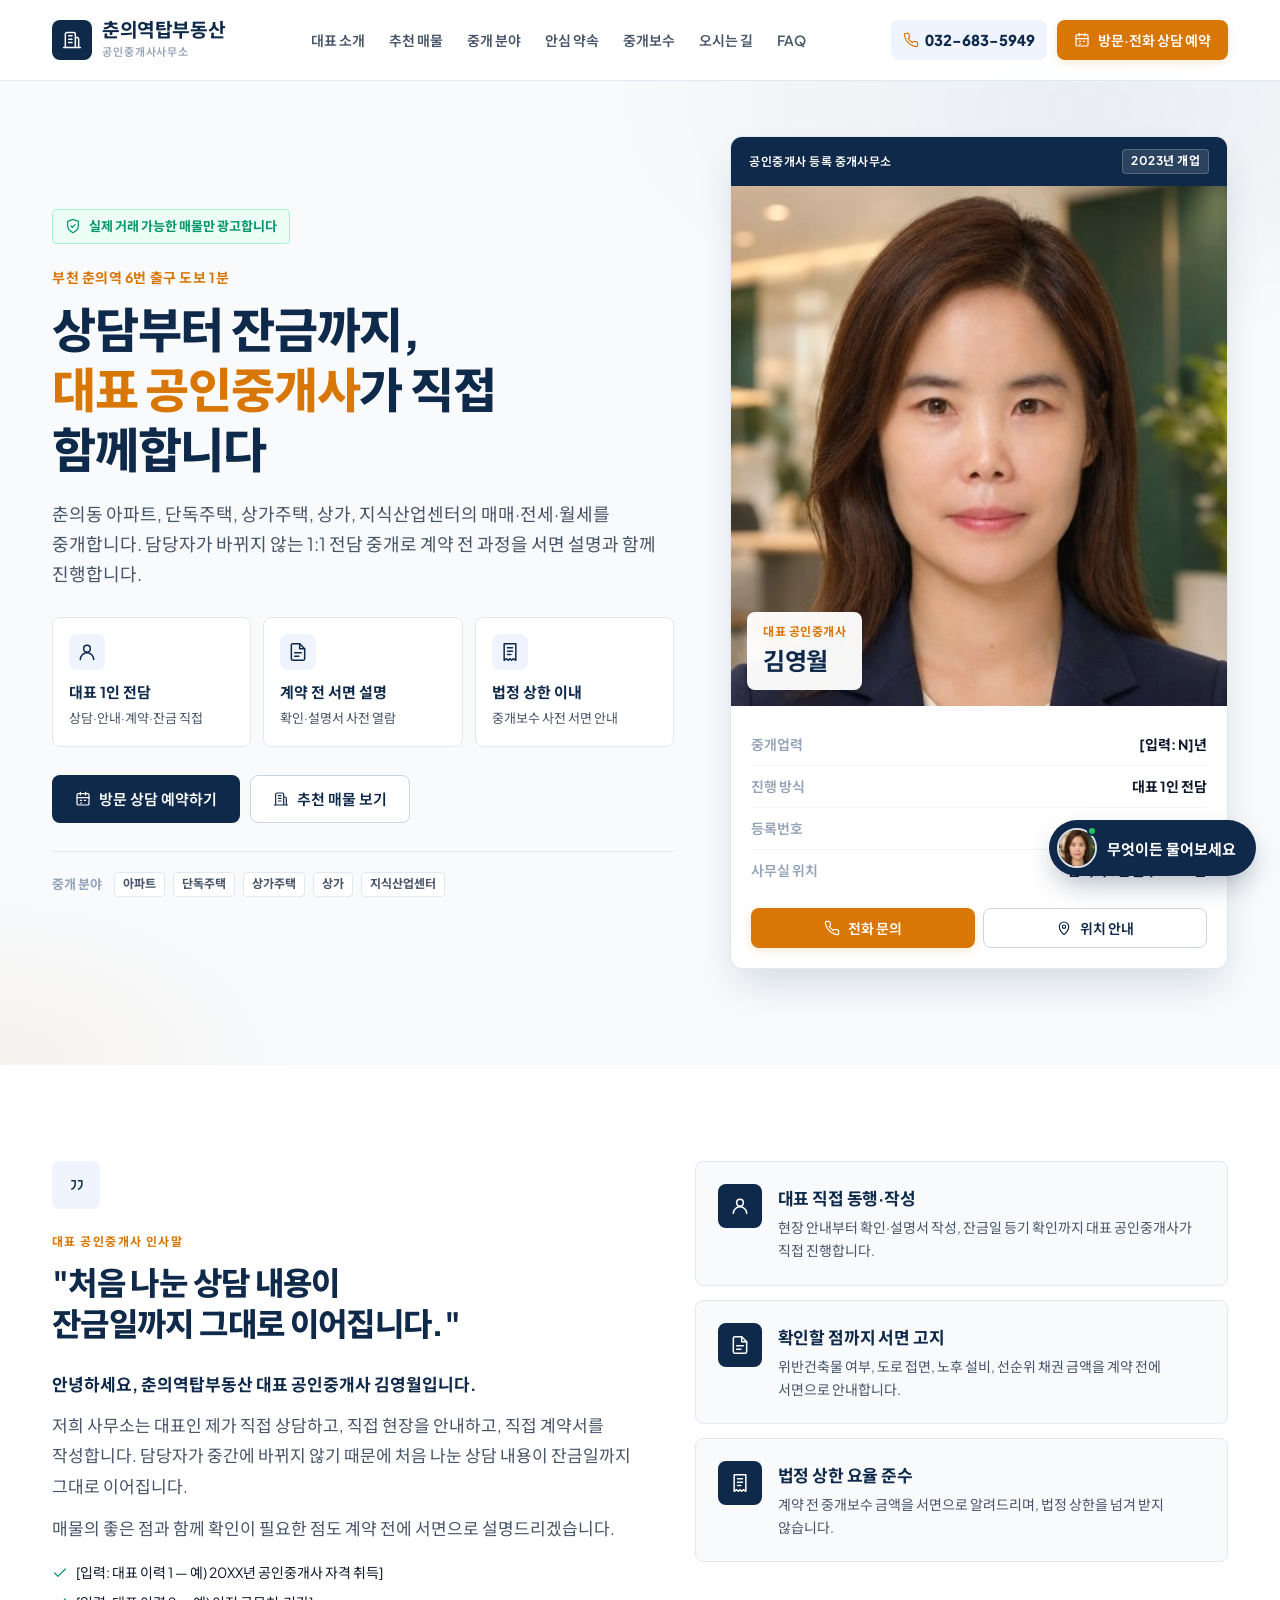
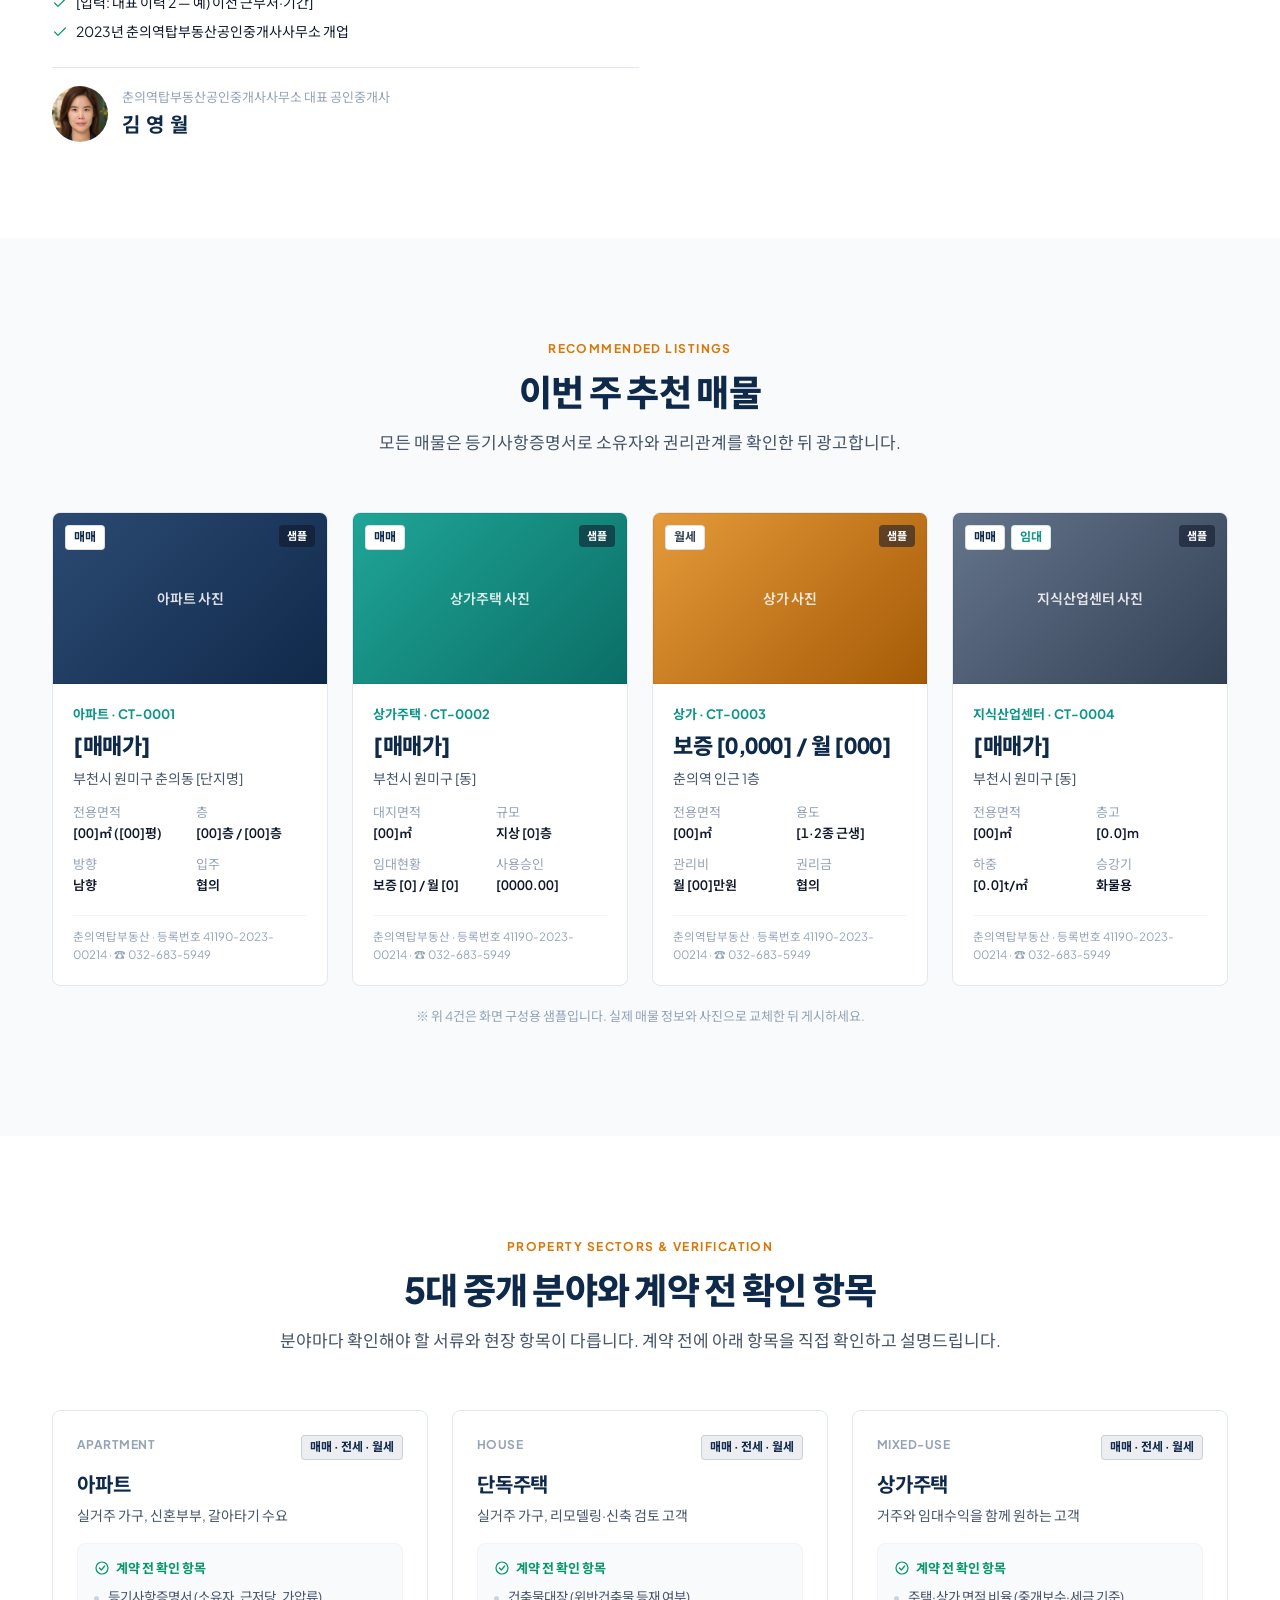
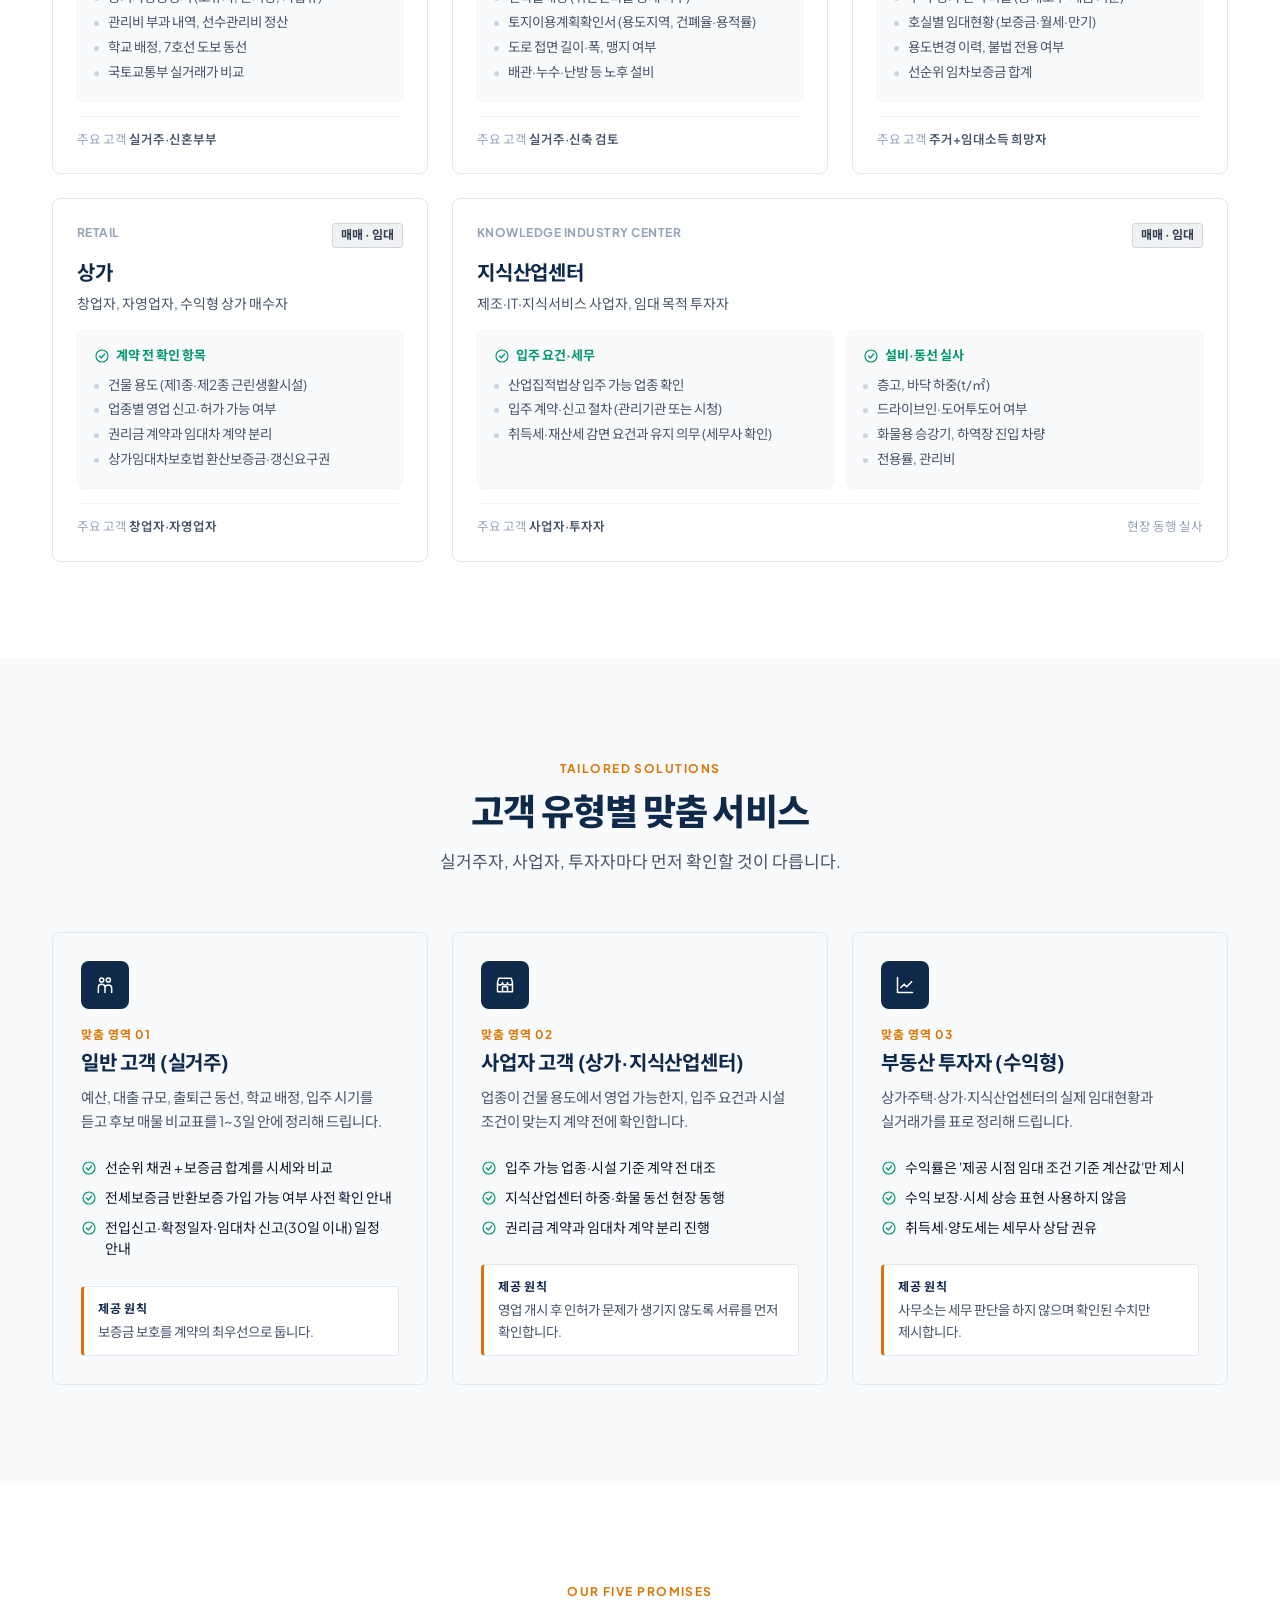
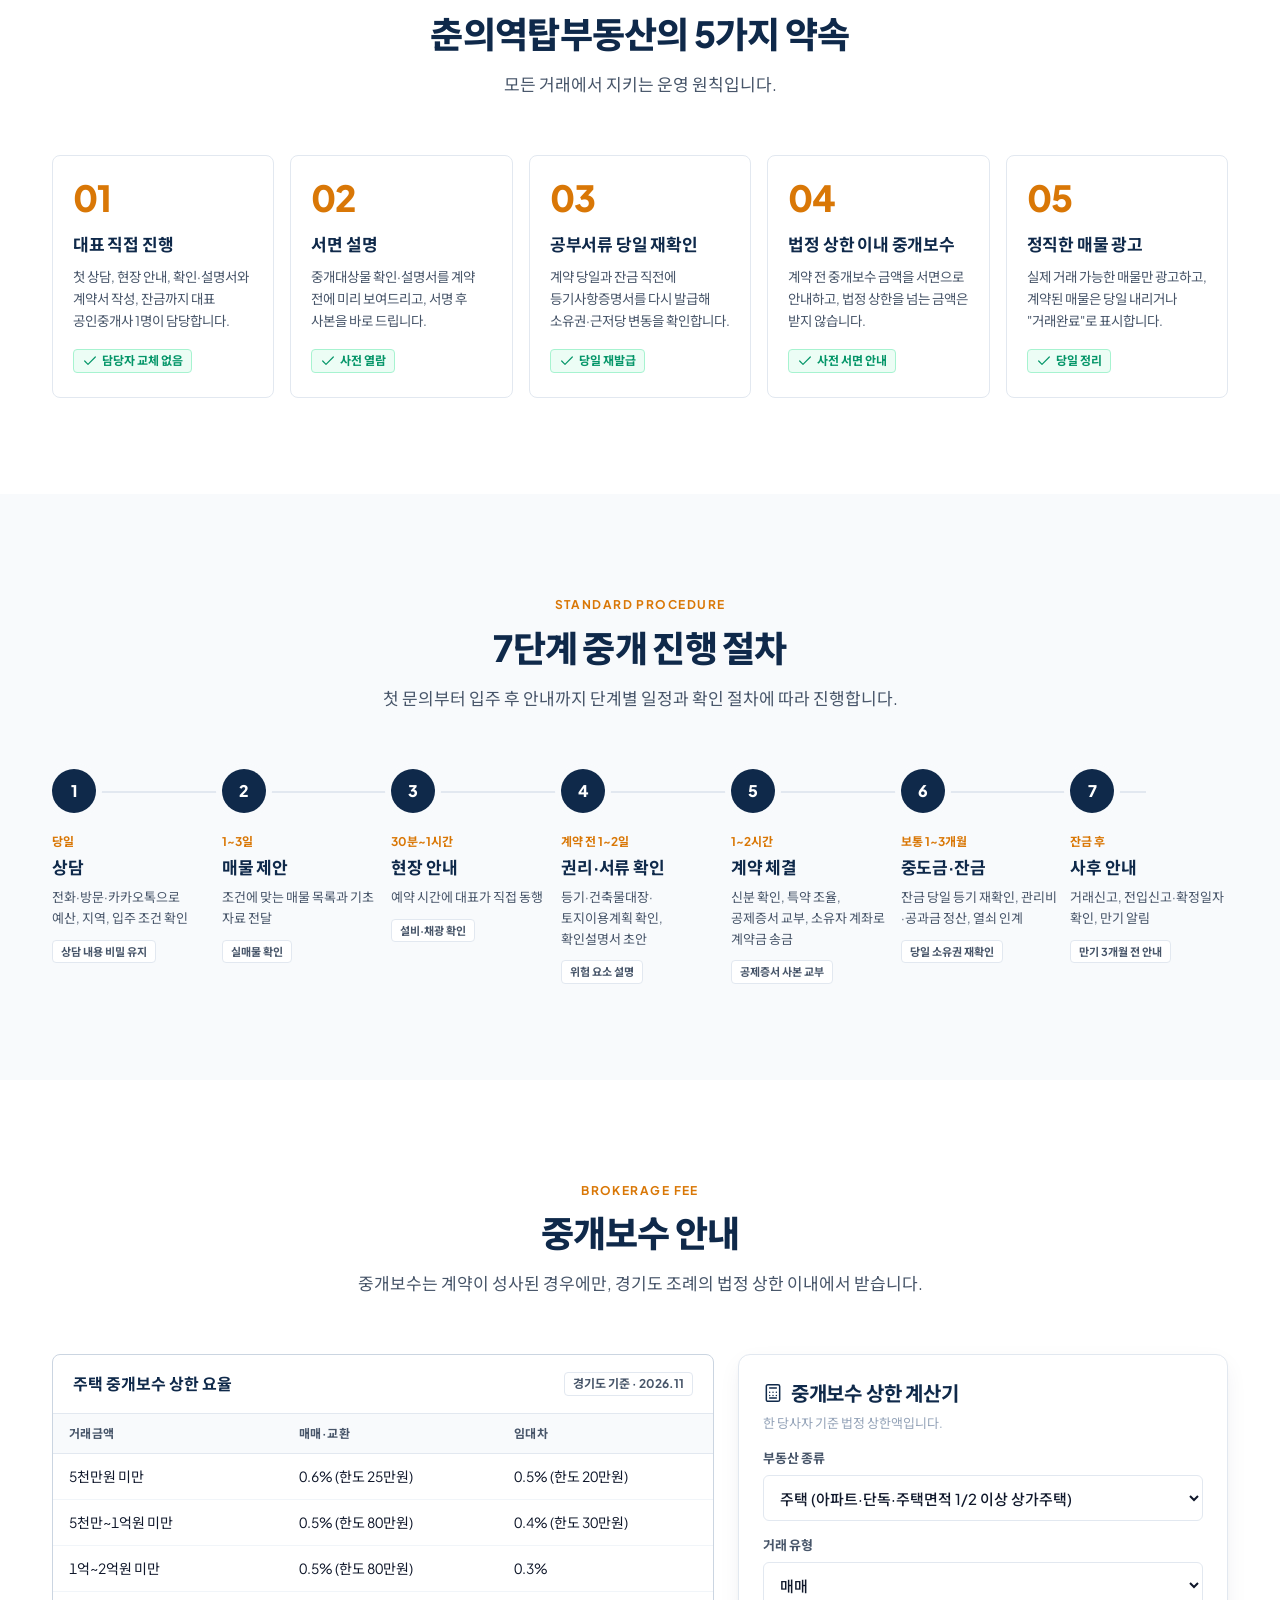
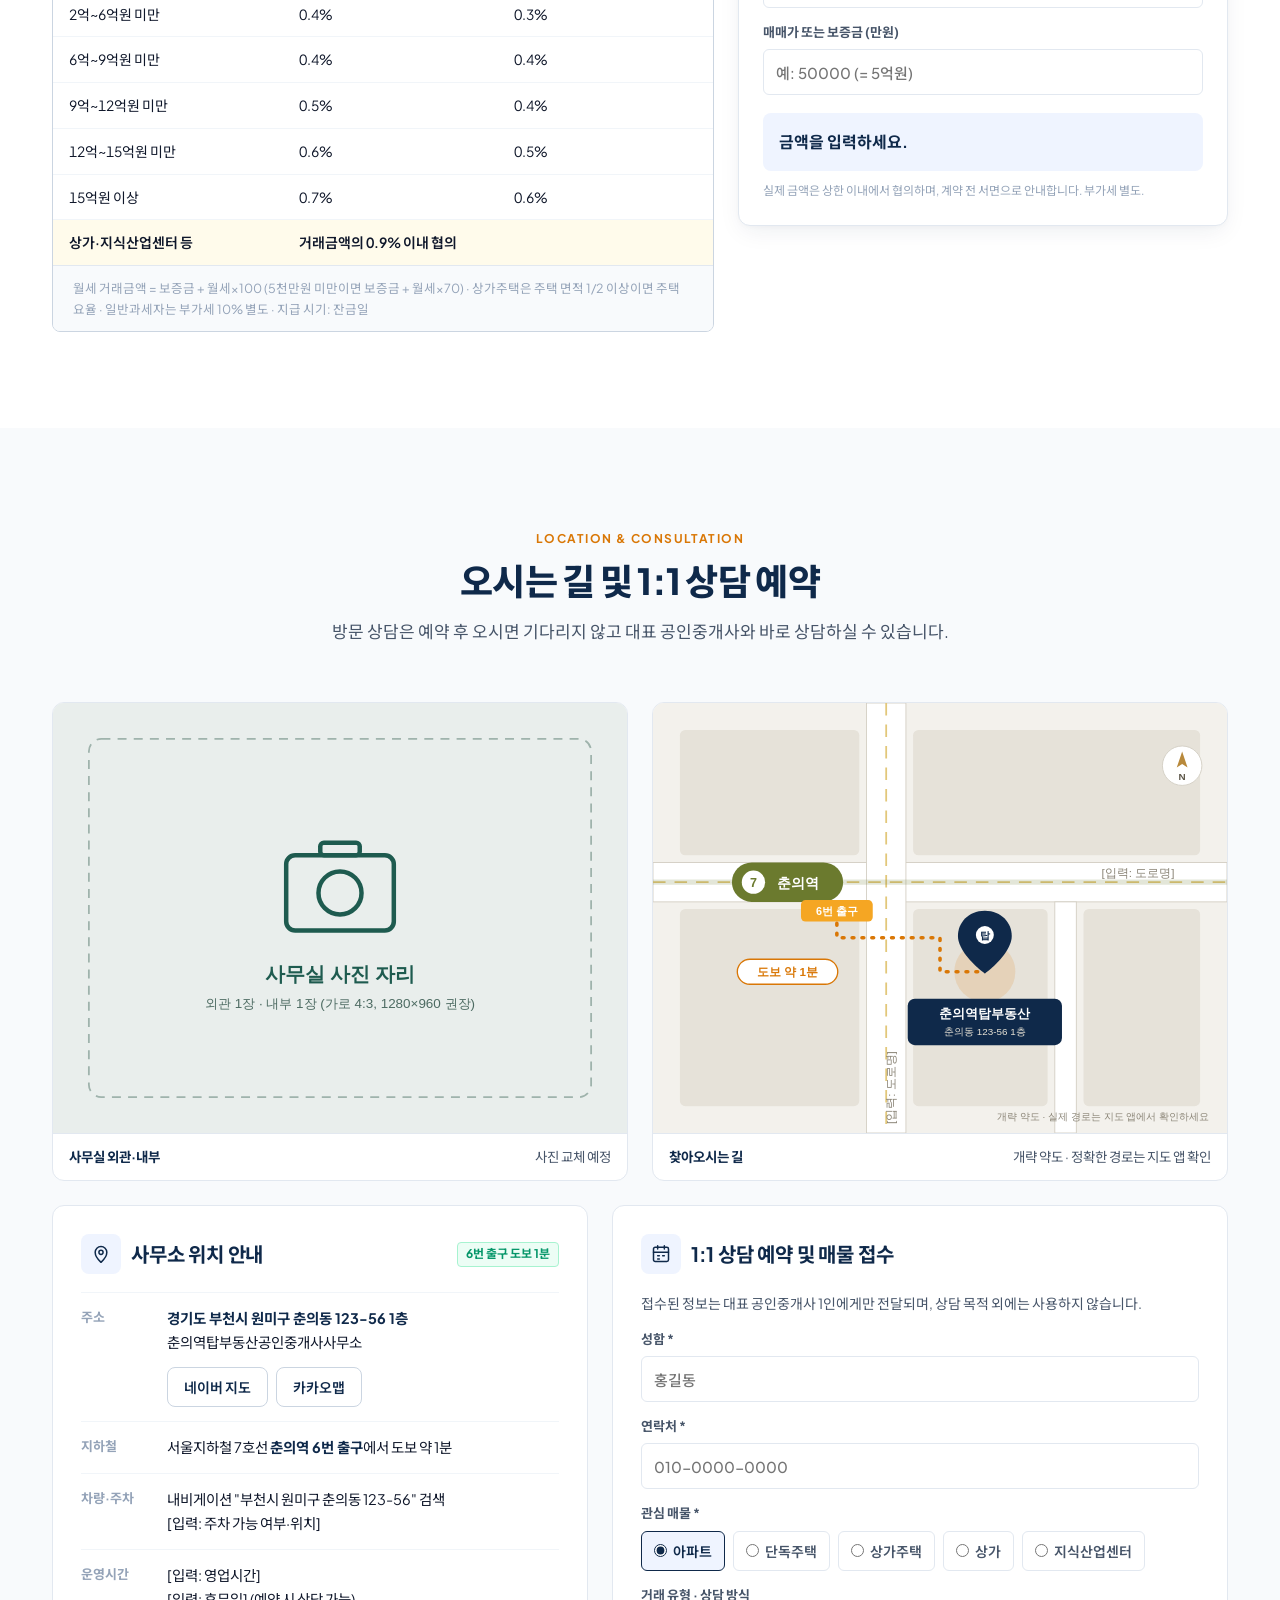
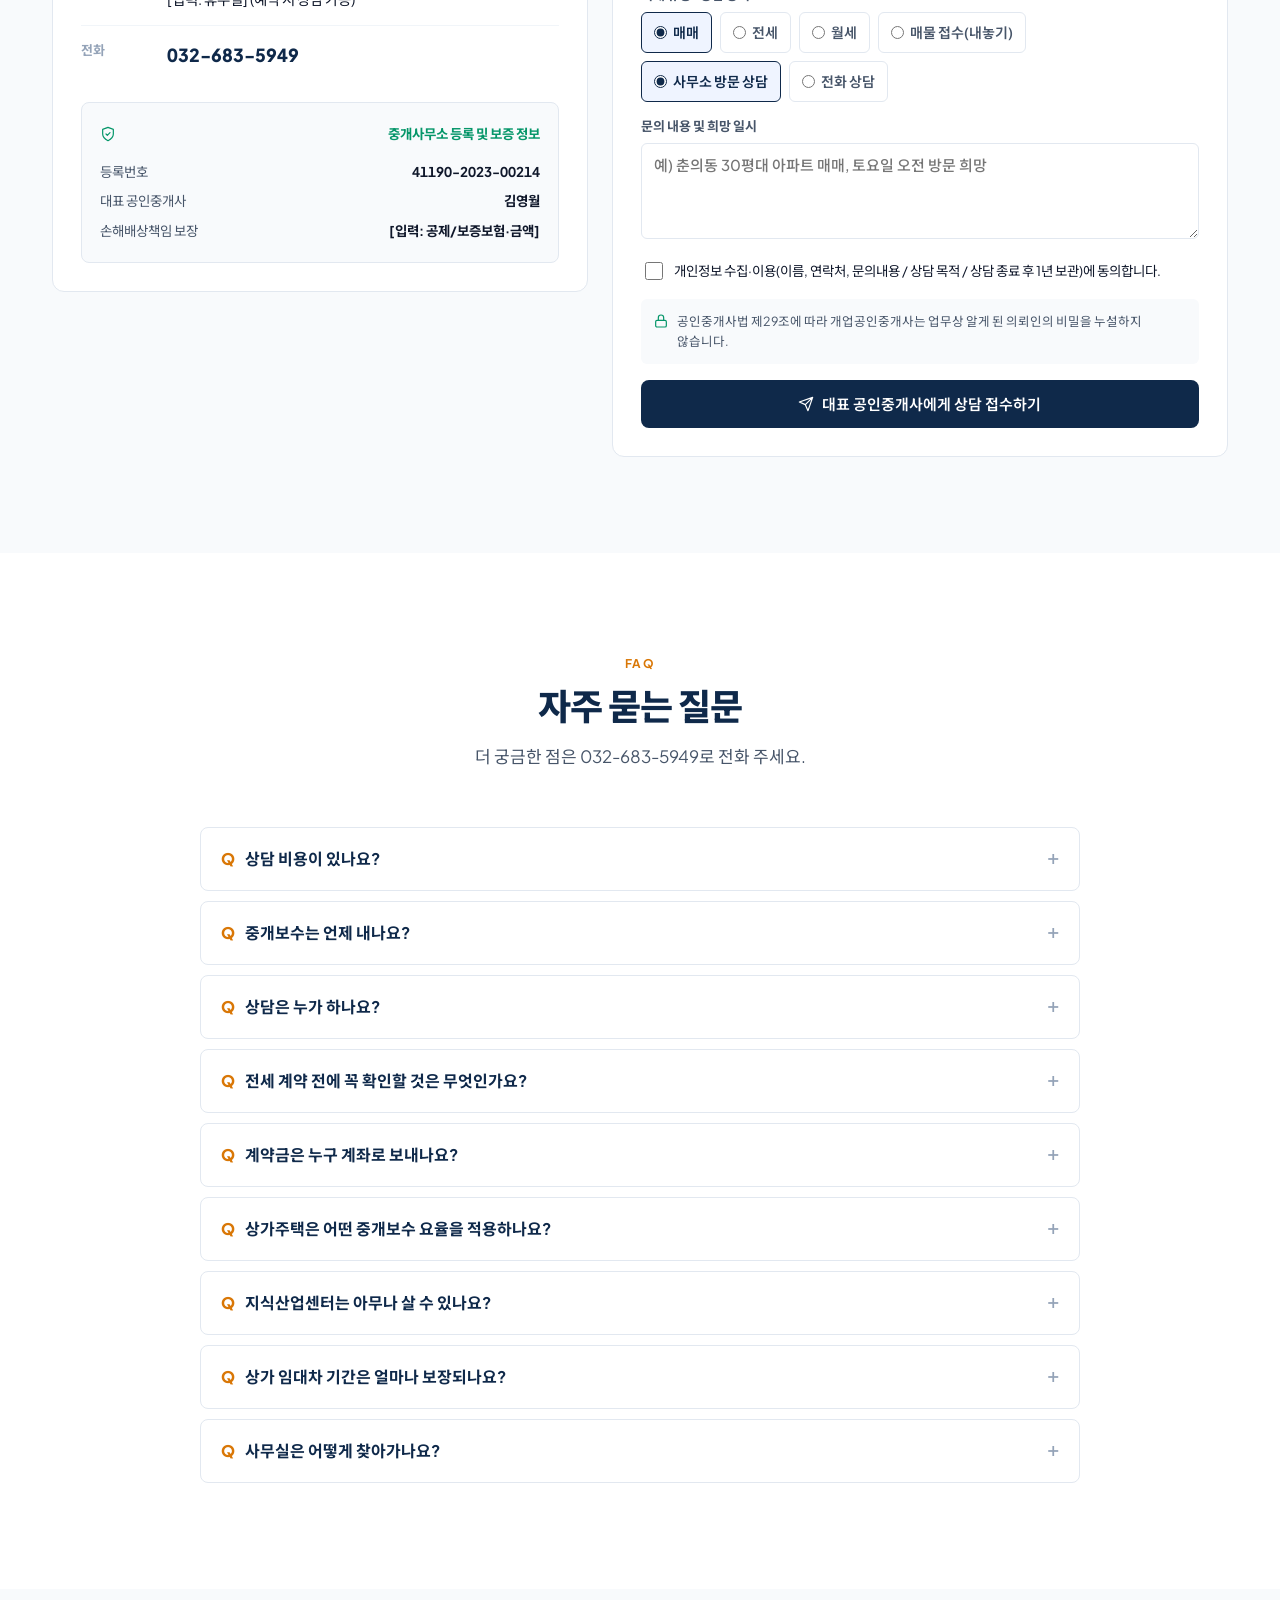
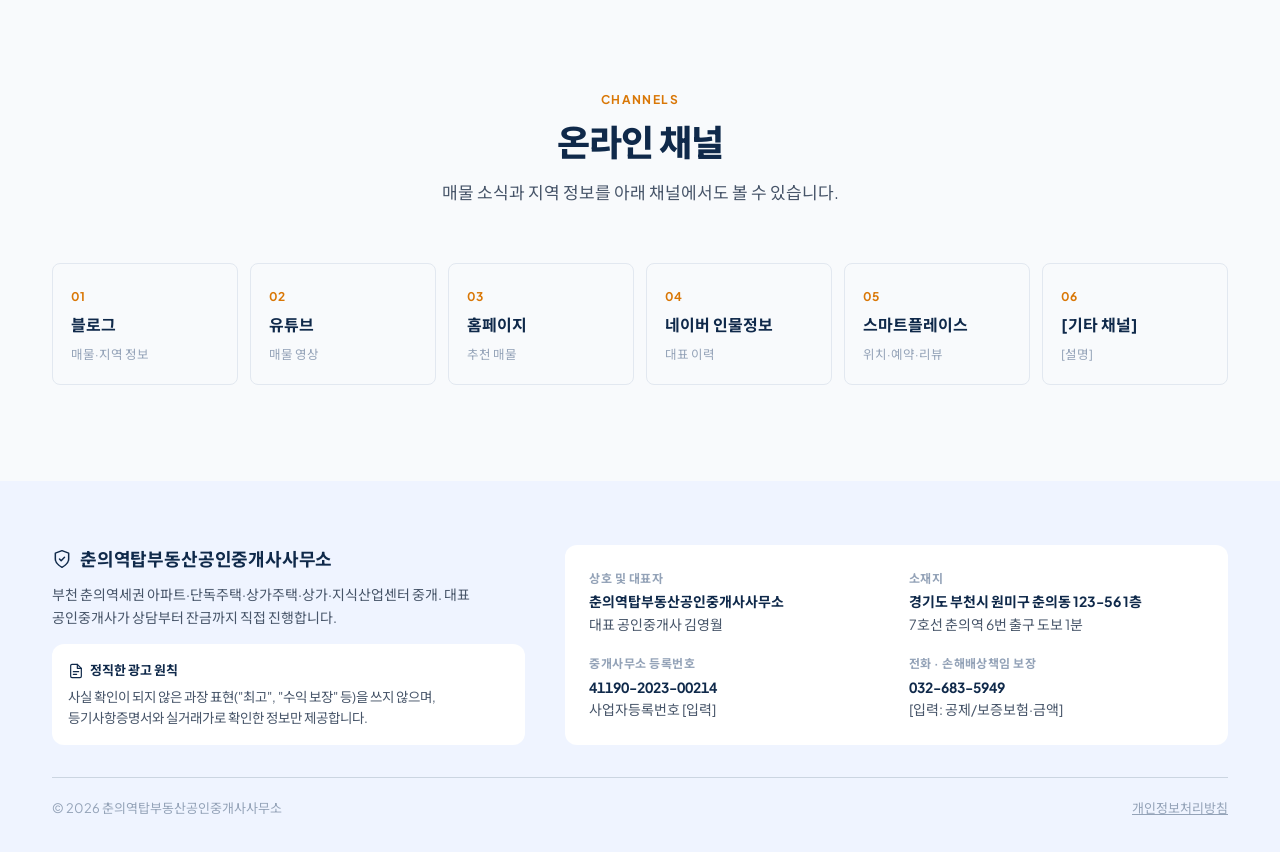
<file: website/index.html>
<!doctype html>
<html lang="ko">
<head>
<meta charset="utf-8">
<meta name="viewport" content="width=device-width, initial-scale=1">
<meta name="robots" content="noindex, nofollow"><!-- 정보 입력 완료 후 이 줄을 지우면 검색엔진에 노출됩니다 -->
<title>춘의역 부동산 | 춘의역탑부동산공인중개사사무소</title>
<meta name="description" content="부천 원미구 춘의역 6번 출구 도보 1분. 아파트·단독·상가주택·상가·지식산업센터 매매·전세·월세. 대표 공인중개사 김영월이 상담부터 잔금까지 직접 진행합니다. ☎ 032-683-5949">
<link rel="preconnect" href="https://fonts.googleapis.com">
<link rel="preconnect" href="https://fonts.gstatic.com" crossorigin>
<link href="https://fonts.googleapis.com/css2?family=Plus+Jakarta+Sans:wght@400;500;600;700;800&family=Noto+Sans+KR:wght@400;500;600;700;800&display=swap" rel="stylesheet">
<link rel="stylesheet" href="assets/chatbot.css">
<style>
/* ===== Design tokens (DESIGN.md: Reliable Metro Estate) ===== */
:root{
  --navy:#0F294A; --navy-hover:#1E3A8A;
  --amber:#D97706; --amber-dark:#904D00;
  --emerald:#0D9488; --verified:#059669; --verified-bg:#ECFDF5;
  --canvas:#F8FAFC; --card:#FFFFFF; --subtle:#F1F5F9; --tint:#EFF4FF;
  --border:#E2E8F0; --border-strong:#CBD5E1;
  --text:#0F172A; --text-2:#475569; --muted:#94A3B8;
  --r-sm:4px; --r-md:6px; --r-lg:8px; --r-xl:12px;
  --shadow-hover:0 8px 24px -4px rgba(15,41,74,.08),0 2px 6px -2px rgba(15,41,74,.04);
  --shadow-modal:0 20px 40px -8px rgba(15,41,74,.16);
  --font:"Plus Jakarta Sans","Noto Sans KR",Pretendard,-apple-system,BlinkMacSystemFont,"Malgun Gothic",sans-serif;
}
*{box-sizing:border-box}
html{scroll-behavior:smooth;scroll-padding-top:88px}
body{margin:0;background:var(--canvas);color:var(--text);font-family:var(--font);font-size:16px;line-height:1.625;word-break:keep-all;-webkit-font-smoothing:antialiased}
img{max-width:100%;display:block}
a{color:inherit}
.num{font-variant-numeric:tabular-nums}
.container{max-width:1240px;margin:0 auto;padding:0 2rem}
.section{padding:96px 0}
.section.alt{background:var(--card)}
.sec-head{text-align:center;max-width:760px;margin:0 auto 56px}
.overline{display:inline-block;font-size:12px;font-weight:700;letter-spacing:.12em;text-transform:uppercase;color:var(--amber);margin-bottom:10px}
h1,h2,h3{color:var(--navy);margin:0}
h2{font-size:2.25rem;line-height:2.875rem;letter-spacing:-.02em;font-weight:800}
h3{font-size:1.25rem;line-height:1.75rem;letter-spacing:-.01em;font-weight:700}
.sec-head p{color:var(--text-2);margin:14px 0 0;font-size:1.0625rem}
.ico{width:20px;height:20px;flex:none;stroke:currentColor;fill:none;stroke-width:1.8;stroke-linecap:round;stroke-linejoin:round}
.ico.sm{width:16px;height:16px}

/* ===== Buttons ===== */
.btn{display:inline-flex;align-items:center;justify-content:center;gap:8px;height:48px;padding:0 22px;border-radius:var(--r-lg);font:600 15px/1 var(--font);text-decoration:none;border:1px solid transparent;cursor:pointer;transition:background .15s,transform .15s,border-color .15s;white-space:nowrap}
.btn:hover{transform:translateY(-1px)}
.btn-primary{background:var(--navy);color:#fff}
.btn-primary:hover{background:var(--navy-hover)}
.btn-secondary{background:#fff;color:var(--navy);border-color:var(--border-strong)}
.btn-secondary:hover{background:var(--subtle)}
.btn-accent{background:var(--amber);color:#fff;box-shadow:0 2px 8px rgba(217,119,6,.2)}
.btn-accent:hover{background:var(--amber-dark)}
.btn-sm{height:40px;padding:0 16px;font-size:14px}

/* ===== Chips ===== */
.chip{display:inline-flex;align-items:center;gap:4px;font-size:12px;font-weight:700;padding:3px 8px;border-radius:var(--r-sm);border:1px solid transparent;line-height:1.4}
.chip.sale{background:rgba(15,41,74,.08);color:var(--navy);border-color:rgba(15,41,74,.15)}
.chip.jeonse{background:rgba(13,148,136,.08);color:var(--emerald);border-color:rgba(13,148,136,.2)}
.chip.monthly{background:rgba(71,85,105,.08);color:#334155;border-color:rgba(71,85,105,.18)}
.chip.ok{background:var(--verified-bg);color:var(--verified);border-color:#A7F3D0}
.chip.tag{background:var(--card);color:var(--text-2);border-color:var(--border)}

/* ===== Header ===== */
header{position:fixed;inset:0 0 auto 0;z-index:50;background:rgba(255,255,255,.95);backdrop-filter:blur(12px);border-bottom:1px solid var(--border)}
.hd{height:80px;display:flex;align-items:center;justify-content:space-between;gap:16px}
.brand{display:flex;align-items:center;gap:10px;text-decoration:none}
.brand-mark{width:40px;height:40px;border-radius:var(--r-lg);background:var(--navy);color:#fff;display:flex;align-items:center;justify-content:center}
.brand b{display:block;font-size:1.2rem;letter-spacing:-.02em;color:var(--navy);line-height:1.1}
.brand small{display:block;font-size:11px;font-weight:600;color:var(--muted);letter-spacing:.08em;margin-top:3px}
.gnb{display:flex;gap:2px}
.gnb a{white-space:nowrap;padding:8px 11px;border-radius:var(--r-lg);font-size:14px;font-weight:600;color:var(--text-2);text-decoration:none}
.gnb a:hover{background:var(--tint);color:var(--navy)}
.hd-right{display:flex;align-items:center;gap:10px}
.tel-pill{white-space:nowrap;display:flex;align-items:center;gap:6px;background:var(--tint);padding:8px 12px;border-radius:var(--r-lg);font-weight:800;color:var(--navy);text-decoration:none;font-size:15px}
.tel-pill .ico{color:var(--amber)}

/* ===== Hero ===== */
.hero{padding:136px 0 96px;background:var(--canvas);position:relative;overflow:hidden}
.hero::before{content:"";position:absolute;inset:0;background:radial-gradient(800px 400px at 85% 10%,rgba(15,41,74,.06),transparent 60%),radial-gradient(500px 300px at 0% 100%,rgba(217,119,6,.05),transparent 60%);pointer-events:none}
.hero-grid{position:relative;display:grid;grid-template-columns:1.25fr 1fr;gap:56px;align-items:center}
.pledge{display:inline-flex;align-items:center;gap:8px;background:var(--verified-bg);color:var(--verified);border:1px solid #A7F3D0;border-radius:var(--r-sm);padding:6px 12px;font-size:13px;font-weight:700;margin-bottom:22px}
.hero .kicker{font-size:14px;font-weight:700;color:var(--amber);letter-spacing:.04em;margin-bottom:10px}
.hero h1{font-size:3rem;line-height:3.75rem;letter-spacing:-.025em;font-weight:800}
.hero h1 em{font-style:normal;color:var(--amber)}
.hero .desc{font-size:1.125rem;line-height:1.875rem;color:var(--text-2);margin:20px 0 28px;max-width:620px}
.feats{display:grid;grid-template-columns:repeat(3,1fr);gap:12px;margin-bottom:28px}
.feat{background:var(--card);border:1px solid var(--border);border-radius:var(--r-lg);padding:16px}
.feat .fi{width:36px;height:36px;border-radius:var(--r-lg);background:var(--tint);color:var(--navy);display:flex;align-items:center;justify-content:center;margin-bottom:10px;flex:none}
.feat b{display:block;font-size:15px;color:var(--navy)}
.feat span{font-size:13px;color:var(--text-2)}
.cta-row{display:flex;flex-wrap:wrap;gap:10px}
.spec{margin-top:28px;padding-top:20px;border-top:1px solid var(--border);display:flex;flex-wrap:wrap;align-items:center;gap:8px}
.spec .lbl{font-size:13px;font-weight:700;color:var(--muted);margin-right:4px}

/* broker card */
.broker{background:var(--card);border:1px solid var(--border);border-radius:var(--r-xl);box-shadow:var(--shadow-modal);overflow:hidden}
.broker-top{display:flex;align-items:center;justify-content:space-between;padding:12px 18px;background:var(--navy);color:#fff;font-size:12px;font-weight:600;letter-spacing:.04em}
.broker-top .chip{background:rgba(255,255,255,.12);color:#fff;border-color:rgba(255,255,255,.2)}
.broker-photo{position:relative;aspect-ratio:4/4.2;background:#e8edf3}
.broker-photo img{width:100%;height:100%;object-fit:cover;object-position:center 18%}
.broker-photo .nameplate{position:absolute;left:16px;bottom:16px;background:rgba(255,255,255,.96);border-radius:var(--r-lg);padding:10px 16px;box-shadow:var(--shadow-hover)}
.nameplate small{display:block;font-size:12px;font-weight:700;color:var(--amber);letter-spacing:.04em}
.nameplate b{font-size:1.5rem;letter-spacing:-.015em;color:var(--navy)}
.kv{padding:18px 20px 6px;margin:0}
.kv div{display:flex;justify-content:space-between;gap:12px;padding:9px 0;border-bottom:1px solid var(--subtle);font-size:14px}
.kv div:last-child{border-bottom:0}
.kv dt{color:var(--muted);font-weight:600;margin:0}
.kv dd{margin:0;color:var(--text);font-weight:700;text-align:right}
.broker-cta{display:grid;grid-template-columns:1fr 1fr;gap:8px;padding:12px 20px 20px}

/* ===== Greeting ===== */
.greet-grid{display:grid;grid-template-columns:1.1fr 1fr;gap:56px;align-items:start}
.quote-mark{width:48px;height:48px;border-radius:var(--r-lg);background:var(--tint);color:var(--navy);display:flex;align-items:center;justify-content:center;margin-bottom:18px}
.greet h2{font-size:2rem;line-height:2.6rem}
.greet .hello{font-weight:700;color:var(--navy);margin:24px 0 10px}
.greet p{color:var(--text-2);margin:0 0 12px;font-size:1.0625rem;line-height:1.8}
.sign{margin-top:24px;padding-top:18px;border-top:1px solid var(--border);display:flex;align-items:center;gap:14px}
.sign img{width:56px;height:56px;border-radius:50%;object-fit:cover}
.sign small{display:block;color:var(--muted);font-size:13px}
.sign b{font-size:1.25rem;letter-spacing:.3em;color:var(--navy)}
.principles{display:flex;flex-direction:column;gap:14px}
.principle{display:flex;gap:16px;background:var(--canvas);border:1px solid var(--border);border-radius:var(--r-lg);padding:22px}
.principle .pi{width:44px;height:44px;border-radius:var(--r-lg);background:var(--navy);color:#fff;display:flex;align-items:center;justify-content:center;flex:none}
.principle h3{font-size:1.0625rem;margin-bottom:4px}
.principle p{margin:0;font-size:14px;color:var(--text-2);line-height:1.65}

/* ===== Listings ===== */
.listings{display:grid;grid-template-columns:repeat(4,1fr);gap:24px}
.lcard{background:var(--card);border:1px solid var(--border);border-radius:var(--r-lg);overflow:hidden;display:flex;flex-direction:column;transition:box-shadow .2s,border-color .2s}
.lcard:hover{box-shadow:var(--shadow-hover);border-color:var(--border-strong)}
.lthumb{aspect-ratio:16/10;position:relative;display:flex;align-items:center;justify-content:center;color:rgba(255,255,255,.85);font-size:14px;font-weight:600;box-shadow:inset 0 0 0 1px rgba(0,0,0,.06)}
.lthumb.a{background:linear-gradient(135deg,#2C4A72,#0F294A)}
.lthumb.b{background:linear-gradient(135deg,#1FA597,#0B6E66)}
.lthumb.c{background:linear-gradient(135deg,#E59A3A,#A55A06)}
.lthumb.d{background:linear-gradient(135deg,#64748B,#334155)}
.lthumb .chips{position:absolute;top:12px;left:12px;display:flex;gap:6px}
.lthumb .chips .chip{background:#fff}
.lthumb .sample{position:absolute;top:12px;right:12px;background:rgba(15,23,42,.55);color:#fff;font-size:11px;font-weight:700;padding:2px 8px;border-radius:var(--r-sm)}
.lbody{padding:20px;display:flex;flex-direction:column;flex:1}
.lkind{font-size:13px;font-weight:700;color:var(--emerald)}
.lprice{font-size:1.375rem;font-weight:800;color:var(--navy);letter-spacing:-.02em;margin:2px 0 4px}
.lloc{font-size:14px;color:var(--text-2);margin-bottom:12px}
.lkv{display:grid;grid-template-columns:1fr 1fr;gap:6px 12px;font-size:13px;margin:0 0 14px}
.lkv dt{color:var(--muted);margin:0}
.lkv dd{margin:0 0 4px;color:var(--text);font-weight:600}
.lfoot{margin-top:auto;padding-top:12px;border-top:1px solid var(--subtle);font-size:11.5px;color:var(--muted)}
.note{font-size:13px;color:var(--muted);text-align:center;margin-top:20px}

/* ===== Sectors ===== */
.sectors{display:grid;grid-template-columns:repeat(3,1fr);gap:24px}
.sector{background:var(--card);border:1px solid var(--border);border-radius:var(--r-lg);padding:24px;display:flex;flex-direction:column}
.sector.wide{grid-column:span 2}
.sector-top{display:flex;justify-content:space-between;align-items:flex-start;gap:8px;margin-bottom:6px}
.sector .en{font-size:12px;font-weight:700;color:var(--muted);letter-spacing:.04em}
.sector h3{margin:4px 0 6px}
.sector .who{font-size:14px;color:var(--text-2);margin:0 0 16px}
.checks{background:var(--canvas);border:1px solid var(--subtle);border-radius:var(--r-lg);padding:14px 16px;margin-top:auto}
.checks .ct{display:flex;align-items:center;gap:6px;font-size:13px;font-weight:700;color:var(--verified);margin-bottom:8px}
.checks ul{margin:0;padding:0;list-style:none}
.checks li{position:relative;padding-left:14px;font-size:13.5px;color:var(--text-2);margin:4px 0;line-height:1.55}
.checks li::before{content:"";position:absolute;left:0;top:9px;width:5px;height:5px;border-radius:50%;background:var(--border-strong)}
.checks-2{display:grid;grid-template-columns:1fr 1fr;gap:12px;margin-top:auto}
.checks-2 .checks{margin-top:0}
.sector-foot{display:flex;justify-content:space-between;font-size:12.5px;color:var(--muted);margin-top:14px;padding-top:12px;border-top:1px solid var(--subtle)}
.sector-foot b{color:var(--text-2);font-weight:600}

/* ===== Tailored ===== */
.tailor{display:grid;grid-template-columns:repeat(3,1fr);gap:24px}
.tcard{background:var(--canvas);border:1px solid var(--border);border-radius:var(--r-lg);padding:28px;display:flex;flex-direction:column}
.tcard .ti{width:48px;height:48px;border-radius:var(--r-lg);background:var(--navy);color:#fff;display:flex;align-items:center;justify-content:center;margin-bottom:16px}
.tcard .area{font-size:12px;font-weight:700;color:var(--amber);letter-spacing:.08em}
.tcard h3{margin:4px 0 10px}
.tcard>p{font-size:14.5px;color:var(--text-2);margin:0 0 16px}
.vlist{list-style:none;margin:0 0 18px;padding:0}
.vlist li{display:flex;gap:8px;font-size:14px;color:var(--text);margin:8px 0;line-height:1.55}
.vlist .ico{color:var(--verified);margin-top:3px}
.principle-box{margin-top:auto;background:var(--card);border:1px solid var(--border);border-left:3px solid var(--amber);border-radius:var(--r-sm);padding:12px 14px;font-size:13.5px;color:var(--text-2)}
.principle-box b{display:block;color:var(--navy);font-size:12px;letter-spacing:.06em;margin-bottom:2px}

/* ===== Promises ===== */
.promises{display:grid;grid-template-columns:repeat(5,1fr);gap:16px}
.promise{background:var(--card);border:1px solid var(--border);border-radius:var(--r-lg);padding:24px 20px;display:flex;flex-direction:column}
.promise .no{font-size:2.25rem;font-weight:800;color:var(--amber);letter-spacing:-.03em;line-height:1}
.promise h3{font-size:1.0625rem;margin:14px 0 8px}
.promise p{font-size:13.5px;color:var(--text-2);margin:0 0 16px;line-height:1.65}
.promise .chip{margin-top:auto;align-self:flex-start}

/* ===== Process ===== */
.steps{display:grid;grid-template-columns:repeat(7,1fr);gap:12px;position:relative}
.steps::before{content:"";position:absolute;top:22px;left:22px;right:7%;height:2px;background:var(--border)}
.step{position:relative}
.step .dot{width:44px;height:44px;border-radius:50%;background:var(--navy);color:#fff;font-weight:800;display:flex;align-items:center;justify-content:center;margin-bottom:14px;box-shadow:0 0 0 6px var(--canvas)}
.step .dur{display:inline-block;font-size:12px;font-weight:700;color:var(--amber);margin-bottom:2px}
.step h3{font-size:1.0625rem;margin-bottom:6px}
.step p{font-size:13px;color:var(--text-2);margin:0 0 8px;line-height:1.6}
.step .chip{font-size:11px}

/* ===== Fee ===== */
.fee-grid{display:grid;grid-template-columns:1.35fr 1fr;gap:24px;align-items:start}
.tbl-wrap{background:var(--card);border:1px solid var(--border-strong);border-radius:var(--r-lg);overflow:hidden}
.tbl-cap{padding:16px 20px;font-weight:700;color:var(--navy);border-bottom:1px solid var(--border);display:flex;justify-content:space-between;align-items:center;gap:8px;flex-wrap:wrap}
table{width:100%;border-collapse:collapse;font-size:14px}
th{background:var(--canvas);font-size:12px;font-weight:700;color:var(--text-2);letter-spacing:.04em;text-align:left;padding:10px 16px;border-bottom:1px solid var(--border)}
td{padding:11px 16px;border-bottom:1px solid var(--subtle);color:var(--text)}
tr:last-child td{border-bottom:0}
td.etc{background:#FFFBEB;font-weight:600}
.tbl-note{font-size:12.5px;color:var(--muted);padding:12px 20px;border-top:1px solid var(--border);background:var(--canvas)}
.calc{background:var(--card);border:1px solid var(--border);border-radius:var(--r-xl);padding:24px;box-shadow:var(--shadow-hover)}
.calc h3{display:flex;align-items:center;gap:8px;margin-bottom:6px}
.calc .sub{font-size:13px;color:var(--muted);margin:0 0 8px}
.field{margin-top:14px}
.field>label{display:block;font-size:13px;font-weight:700;color:var(--text-2);margin-bottom:6px}
.field input,.field select,.field textarea{width:100%;height:46px;border:1px solid var(--border);border-radius:var(--r-md);padding:0 12px;font:500 15px var(--font);color:var(--text);background:#fff;transition:border-color .15s,box-shadow .15s}
.field textarea{height:96px;padding:10px 12px;resize:vertical}
.field input:focus,.field select:focus,.field textarea:focus{outline:none;border-color:var(--navy);box-shadow:0 0 0 2px rgba(15,41,74,.1)}
.result{margin-top:18px;padding:16px;border-radius:var(--r-lg);background:var(--tint);color:var(--navy);font-weight:700;line-height:1.6}
.result .big{font-size:1.5rem;letter-spacing:-.02em}
.fine{font-size:12px;color:var(--muted);margin-top:10px}

/* ===== Location ===== */
.loc-media{display:grid;grid-template-columns:1fr 1fr;gap:24px;margin-bottom:24px}
.media{margin:0;background:var(--card);border:1px solid var(--border);border-radius:var(--r-xl);overflow:hidden}
.media img{width:100%;aspect-ratio:4/3;object-fit:cover}
.media figcaption{display:flex;justify-content:space-between;gap:8px;align-items:center;flex-wrap:wrap;padding:12px 16px;font-size:13.5px;color:var(--text-2);border-top:1px solid var(--border)}
.media figcaption b{color:var(--navy)}
.loc-grid{display:grid;grid-template-columns:1fr 1.15fr;gap:24px;align-items:start}
.panel{background:var(--card);border:1px solid var(--border);border-radius:var(--r-xl);padding:28px}
.panel-h{display:flex;align-items:center;gap:10px;margin-bottom:18px;flex-wrap:wrap}
.panel-h .pi{width:40px;height:40px;border-radius:var(--r-lg);background:var(--tint);color:var(--navy);display:flex;align-items:center;justify-content:center}
.info-row{display:flex;gap:14px;padding:14px 0;border-top:1px solid var(--subtle)}
.info-row .lab{flex:none;width:72px;font-size:13px;font-weight:700;color:var(--muted)}
.info-row .val{font-size:14.5px;color:var(--text)}
.info-row .val b{color:var(--navy)}
.map-btns{display:flex;gap:8px;margin-top:12px;flex-wrap:wrap}
.legal{margin-top:18px;background:var(--canvas);border:1px solid var(--border);border-radius:var(--r-lg);padding:16px 18px;font-size:13.5px}
.legal .lt{display:flex;align-items:center;gap:6px;font-weight:700;color:var(--verified);margin-bottom:8px}
.legal div{display:flex;justify-content:space-between;gap:12px;padding:4px 0;color:var(--text-2)}
.legal div b{color:var(--text);text-align:right}
.radios{display:flex;flex-wrap:wrap;gap:8px}
.radios label{display:inline-flex;align-items:center;gap:6px;border:1px solid var(--border);border-radius:var(--r-md);padding:8px 12px;font-size:14px;font-weight:600;color:var(--text-2);cursor:pointer}
.radios input{accent-color:var(--navy);width:auto;height:auto;margin:0}
.radios label:has(input:checked){border-color:var(--navy);background:var(--tint);color:var(--navy)}
.privacy{display:flex;gap:8px;font-size:12.5px;color:var(--text-2);background:var(--canvas);border-radius:var(--r-md);padding:12px;margin-top:16px}
.privacy .ico{color:var(--verified);margin-top:2px}
.agree{display:flex;align-items:flex-start;gap:8px;font-size:13.5px;margin-top:14px;color:var(--text)}
.agree input{width:18px;height:18px;accent-color:var(--navy);flex:none;margin-top:2px}
.form-msg{display:none;margin-top:14px;padding:14px;border-radius:var(--r-lg);background:#FFFBEB;border:1px solid #FDE68A;color:#92400E;font-size:14px}

/* ===== FAQ ===== */
.faq{max-width:880px;margin:0 auto}
details{background:var(--card);border:1px solid var(--border);border-radius:var(--r-lg);margin-bottom:10px}
summary{list-style:none;cursor:pointer;padding:18px 20px;font-weight:700;color:var(--navy);display:flex;gap:10px;align-items:flex-start}
summary::-webkit-details-marker{display:none}
summary .q{color:var(--amber);font-weight:800}
summary::after{content:"+";margin-left:auto;color:var(--muted);font-weight:500;font-size:20px;line-height:1}
details[open] summary::after{content:"−"}
details p{margin:0;padding:0 20px 18px 44px;color:var(--text-2);font-size:15px}

/* ===== Channels ===== */
.channels{display:grid;grid-template-columns:repeat(6,1fr);gap:12px}
.channel{background:var(--canvas);border:1px solid var(--border);border-radius:var(--r-lg);padding:18px;text-decoration:none;transition:box-shadow .2s,border-color .2s}
.channel:hover{box-shadow:var(--shadow-hover);border-color:var(--border-strong)}
.channel .no{font-size:12px;font-weight:700;color:var(--amber)}
.channel b{display:block;color:var(--navy);margin:4px 0 2px}
.channel span:last-child{font-size:12.5px;color:var(--muted)}

/* ===== Footer ===== */
footer{background:var(--tint);padding:64px 0 32px}
.ft-grid{display:grid;grid-template-columns:5fr 7fr;gap:40px}
.ft-brand h3{display:flex;align-items:center;gap:8px;font-size:1.125rem}
.ft-brand p{font-size:14px;color:var(--text-2);margin:10px 0 16px}
.ft-pledge{background:var(--card);border-radius:var(--r-xl);padding:16px;font-size:13.5px;color:var(--text-2)}
.ft-pledge b{display:flex;align-items:center;gap:6px;color:var(--navy);margin-bottom:4px;font-size:13px}
.ft-legal{background:var(--card);border-radius:var(--r-xl);padding:24px;display:grid;grid-template-columns:1fr 1fr;gap:18px 24px;font-size:14px}
.ft-legal small{display:block;font-size:12px;font-weight:700;color:var(--muted);letter-spacing:.04em;margin-bottom:2px}
.ft-legal b{color:var(--navy)}
.ft-legal p{margin:0;color:var(--text-2)}
.copy{margin-top:32px;padding-top:20px;border-top:1px solid var(--border-strong);display:flex;justify-content:space-between;gap:12px;flex-wrap:wrap;font-size:13px;color:var(--muted)}

/* mobile quick bar */
.mbar{display:none;position:fixed;left:0;right:0;bottom:0;z-index:60;background:#fff;border-top:1px solid var(--border);grid-template-columns:1.3fr 1fr 1fr 1fr;box-shadow:0 -4px 16px rgba(15,41,74,.06)}
.mbar a{display:flex;flex-direction:column;align-items:center;gap:2px;padding:9px 0 10px;font-size:12px;font-weight:700;color:var(--navy);text-decoration:none}
.mbar a.call{background:var(--amber);color:#fff}

/* ===== Responsive ===== */
@media (max-width:1279px){ .gnb{display:none} }
@media (max-width:1199px){
  .container{padding:0 1.5rem}
  .listings{grid-template-columns:repeat(2,1fr)}
  .sectors{grid-template-columns:repeat(2,1fr)}
  .promises{grid-template-columns:repeat(3,1fr)}
  .steps{grid-template-columns:repeat(4,1fr);row-gap:28px}
  .steps::before{display:none}
  .channels{grid-template-columns:repeat(3,1fr)}
  .fee-grid,.loc-grid{grid-template-columns:1fr}
}
@media (max-width:900px){
  .hero-grid,.greet-grid{grid-template-columns:1fr}
  .broker{max-width:440px;margin:0 auto;width:100%}
  .tailor{grid-template-columns:1fr}
  .ft-grid{grid-template-columns:1fr}
}
@media (max-width:767px){
  .container{padding:0 1rem}
  .section{padding:64px 0}
  .sec-head{margin-bottom:36px}
  h2{font-size:1.625rem;line-height:2.125rem}
  .greet h2{font-size:1.5rem;line-height:2rem}
  .greet h2 br{display:none}
  .hd{height:64px}
  html{scroll-padding-top:72px}
  .tel-pill span,.hd-right .btn{display:none}
  .tel-pill{padding:10px}
  .hero{padding:96px 0 56px}
  .hero h1{font-size:2rem;line-height:2.625rem;letter-spacing:-.02em}
  .hero h1 br{display:none}
  .hero .desc{font-size:1rem;line-height:1.75rem}
  .feats{grid-template-columns:1fr;gap:8px}
  .feat{display:flex;align-items:center;gap:12px;padding:12px 14px}
  .feat .fi{margin:0}
  .cta-row .btn{flex:1}
  .listings,.sectors,.promises,.loc-media{grid-template-columns:1fr}
  .sector.wide{grid-column:auto}
  .checks-2{grid-template-columns:1fr}
  .steps{grid-template-columns:1fr 1fr}
  .channels{grid-template-columns:1fr 1fr}
  .ft-legal{grid-template-columns:1fr}
  .info-row{flex-direction:column;gap:2px}
  .panel{padding:20px}
  th,td{padding:9px 10px}
  table{font-size:13px}
  .mbar{display:grid}
  footer{padding-bottom:96px}
}
</style>
</head>
<body>

<!-- SVG icon sprite -->
<svg width="0" height="0" style="position:absolute" aria-hidden="true">
  <symbol id="i-building" viewBox="0 0 24 24"><path d="M4 21V5a2 2 0 0 1 2-2h8a2 2 0 0 1 2 2v16M16 9h2a2 2 0 0 1 2 2v10M2 21h20M8 7h4M8 11h4M8 15h4"/></symbol>
  <symbol id="i-phone" viewBox="0 0 24 24"><path d="M22 16.9v3a2 2 0 0 1-2.2 2 19.8 19.8 0 0 1-8.6-3.1 19.5 19.5 0 0 1-6-6A19.8 19.8 0 0 1 2.1 4.2 2 2 0 0 1 4.1 2h3a2 2 0 0 1 2 1.7c.1.9.4 1.8.7 2.7a2 2 0 0 1-.5 2.1L8 9.8a16 16 0 0 0 6 6l1.3-1.3a2 2 0 0 1 2.1-.4c.9.3 1.8.6 2.7.7a2 2 0 0 1 1.7 2z"/></symbol>
  <symbol id="i-pin" viewBox="0 0 24 24"><path d="M12 22s7-6.2 7-12a7 7 0 0 0-14 0c0 5.8 7 12 7 12z"/><circle cx="12" cy="10" r="2.5"/></symbol>
  <symbol id="i-cal" viewBox="0 0 24 24"><rect x="3" y="4" width="18" height="17" rx="2"/><path d="M16 2v4M8 2v4M3 10h18M8 14h2M14 14h2M8 18h2"/></symbol>
  <symbol id="i-shield" viewBox="0 0 24 24"><path d="M12 22s8-4 8-10V5l-8-3-8 3v7c0 6 8 10 8 10z"/><path d="m9 12 2 2 4-4"/></symbol>
  <symbol id="i-user" viewBox="0 0 24 24"><circle cx="12" cy="8" r="4"/><path d="M4 21a8 8 0 0 1 16 0"/></symbol>
  <symbol id="i-doc" viewBox="0 0 24 24"><path d="M14 2H6a2 2 0 0 0-2 2v16a2 2 0 0 0 2 2h12a2 2 0 0 0 2-2V8z"/><path d="M14 2v6h6M8 13h8M8 17h5"/></symbol>
  <symbol id="i-check" viewBox="0 0 24 24"><circle cx="12" cy="12" r="9"/><path d="m8 12 3 3 5-6"/></symbol>
  <symbol id="i-tick" viewBox="0 0 24 24"><path d="M20 6 9 17l-5-5"/></symbol>
  <symbol id="i-quote" viewBox="0 0 24 24"><path d="M7 7h4v4c0 3-2 5-4 6M15 7h4v4c0 3-2 5-4 6"/></symbol>
  <symbol id="i-receipt" viewBox="0 0 24 24"><path d="M5 2h14v20l-3-2-2 2-2-2-2 2-2-2-3 2z"/><path d="M9 7h6M9 11h6M9 15h4"/></symbol>
  <symbol id="i-family" viewBox="0 0 24 24"><circle cx="8" cy="6" r="2.5"/><circle cx="16" cy="6" r="2.5"/><path d="M4 21v-6a4 4 0 0 1 8 0v6M12 21v-5a4 4 0 0 1 8 0v5"/></symbol>
  <symbol id="i-store" viewBox="0 0 24 24"><path d="M3 9l1.5-5h15L21 9M3 9v11h18V9M3 9a3 3 0 0 0 6 0 3 3 0 0 0 6 0 3 3 0 0 0 6 0M9 20v-6h6v6"/></symbol>
  <symbol id="i-chart" viewBox="0 0 24 24"><path d="M3 3v18h18"/><path d="m7 15 4-4 3 3 6-6"/></symbol>
  <symbol id="i-lock" viewBox="0 0 24 24"><rect x="4" y="11" width="16" height="10" rx="2"/><path d="M8 11V7a4 4 0 0 1 8 0v4"/></symbol>
  <symbol id="i-send" viewBox="0 0 24 24"><path d="M22 2 11 13M22 2l-7 20-4-9-9-4z"/></symbol>
  <symbol id="i-calc" viewBox="0 0 24 24"><rect x="4" y="2" width="16" height="20" rx="2"/><path d="M8 6h8M8 11h.01M12 11h.01M16 11h.01M8 15h.01M12 15h.01M16 15h.01M8 18h8"/></symbol>
  <symbol id="i-chat" viewBox="0 0 24 24"><path d="M21 12a8 8 0 0 1-11.6 7.1L4 20l1-4.6A8 8 0 1 1 21 12z"/></symbol>
</svg>

<header>
  <div class="container hd">
    <a class="brand" href="#top" aria-label="춘의역탑부동산 처음으로">
      <span class="brand-mark"><svg class="ico"><use href="#i-building"/></svg></span>
      <span><b>춘의역탑부동산</b><small>공인중개사사무소</small></span>
    </a>
    <nav class="gnb" aria-label="주요 메뉴">
      <a href="#broker">대표 소개</a><a href="#listings">추천 매물</a><a href="#sectors">중개 분야</a>
      <a href="#promises">안심 약속</a><a href="#fee">중개보수</a><a href="#location">오시는 길</a><a href="#faq">FAQ</a>
    </nav>
    <div class="hd-right">
      <a class="tel-pill num" href="tel:0326835949" aria-label="전화 032-683-5949"><svg class="ico sm"><use href="#i-phone"/></svg><span>032-683-5949</span></a>
      <a class="btn btn-accent btn-sm" href="#booking"><svg class="ico sm"><use href="#i-cal"/></svg>방문·전화 상담 예약</a>
    </div>
  </div>
</header>

<main id="top">

<!-- ===== HERO + 대표 소개 ===== -->
<section class="hero" id="broker">
  <div class="container hero-grid">
    <div>
      <div class="pledge"><svg class="ico sm"><use href="#i-shield"/></svg>실제 거래 가능한 매물만 광고합니다</div>
      <div class="kicker">부천 춘의역 6번 출구 도보 1분</div>
      <h1>상담부터 잔금까지,<br><em>대표 공인중개사</em>가 직접 함께합니다</h1>
      <p class="desc">춘의동 아파트, 단독주택, 상가주택, 상가, 지식산업센터의 매매·전세·월세를 중개합니다. 담당자가 바뀌지 않는 1:1 전담 중개로 계약 전 과정을 서면 설명과 함께 진행합니다.</p>
      <div class="feats">
        <div class="feat"><div class="fi"><svg class="ico"><use href="#i-user"/></svg></div><div><b>대표 1인 전담</b><span>상담·안내·계약·잔금 직접</span></div></div>
        <div class="feat"><div class="fi"><svg class="ico"><use href="#i-doc"/></svg></div><div><b>계약 전 서면 설명</b><span>확인·설명서 사전 열람</span></div></div>
        <div class="feat"><div class="fi"><svg class="ico"><use href="#i-receipt"/></svg></div><div><b>법정 상한 이내</b><span>중개보수 사전 서면 안내</span></div></div>
      </div>
      <div class="cta-row">
        <a class="btn btn-primary" href="#booking"><svg class="ico sm"><use href="#i-cal"/></svg>방문 상담 예약하기</a>
        <a class="btn btn-secondary" href="#listings"><svg class="ico sm"><use href="#i-building"/></svg>추천 매물 보기</a>
      </div>
      <div class="spec">
        <span class="lbl">중개 분야</span>
        <span class="chip tag">아파트</span><span class="chip tag">단독주택</span><span class="chip tag">상가주택</span><span class="chip tag">상가</span><span class="chip tag">지식산업센터</span>
      </div>
    </div>

    <aside class="broker" aria-label="대표 공인중개사 정보">
      <div class="broker-top"><span>공인중개사 등록 중개사무소</span><span class="chip">2023년 개업</span></div>
      <div class="broker-photo">
        <picture>
          <source media="(max-width:767px)" srcset="assets/ceo-400x500.jpg">
          <img src="assets/ceo-800x1000.jpg" alt="춘의역탑부동산 대표 공인중개사 김영월" width="800" height="1000">
        </picture>
        <div class="nameplate"><small>대표 공인중개사</small><b>김영월</b></div>
      </div>
      <dl class="kv">
        <div><dt>중개업력</dt><dd>[입력: N]년</dd></div>
        <div><dt>진행 방식</dt><dd>대표 1인 전담</dd></div>
        <div><dt>등록번호</dt><dd class="num">41190-2023-00214</dd></div>
        <div><dt>사무실 위치</dt><dd>춘의역 6번 출구 도보 1분</dd></div>
      </dl>
      <div class="broker-cta">
        <a class="btn btn-accent btn-sm" href="tel:0326835949"><svg class="ico sm"><use href="#i-phone"/></svg>전화 문의</a>
        <a class="btn btn-secondary btn-sm" href="#location"><svg class="ico sm"><use href="#i-pin"/></svg>위치 안내</a>
      </div>
    </aside>
  </div>
</section>

<!-- ===== 인사말 + 원칙 ===== -->
<section class="section alt" id="greeting">
  <div class="container greet-grid">
    <div class="greet">
      <div class="quote-mark"><svg class="ico"><use href="#i-quote"/></svg></div>
      <span class="overline">대표 공인중개사 인사말</span>
      <h2>"처음 나눈 상담 내용이<br>잔금일까지 그대로 이어집니다."</h2>
      <p class="hello">안녕하세요, 춘의역탑부동산 대표 공인중개사 김영월입니다.</p>
      <p>저희 사무소는 대표인 제가 직접 상담하고, 직접 현장을 안내하고, 직접 계약서를 작성합니다. 담당자가 중간에 바뀌지 않기 때문에 처음 나눈 상담 내용이 잔금일까지 그대로 이어집니다.</p>
      <p>매물의 좋은 점과 함께 확인이 필요한 점도 계약 전에 서면으로 설명드리겠습니다.</p>
      <ul class="vlist" style="margin-top:18px">
        <li><svg class="ico sm"><use href="#i-tick"/></svg>[입력: 대표 이력 1 — 예) 20XX년 공인중개사 자격 취득]</li>
        <li><svg class="ico sm"><use href="#i-tick"/></svg>[입력: 대표 이력 2 — 예) 이전 근무처·기간]</li>
        <li><svg class="ico sm"><use href="#i-tick"/></svg>2023년 춘의역탑부동산공인중개사사무소 개업</li>
      </ul>
      <div class="sign">
        <img src="assets/ceo-avatar-300.jpg" alt="" width="56" height="56">
        <div><small>춘의역탑부동산공인중개사사무소 대표 공인중개사</small><b>김영월</b></div>
      </div>
    </div>
    <div class="principles">
      <div class="principle"><div class="pi"><svg class="ico"><use href="#i-user"/></svg></div><div><h3>대표 직접 동행·작성</h3><p>현장 안내부터 확인·설명서 작성, 잔금일 등기 확인까지 대표 공인중개사가 직접 진행합니다.</p></div></div>
      <div class="principle"><div class="pi"><svg class="ico"><use href="#i-doc"/></svg></div><div><h3>확인할 점까지 서면 고지</h3><p>위반건축물 여부, 도로 접면, 노후 설비, 선순위 채권 금액을 계약 전에 서면으로 안내합니다.</p></div></div>
      <div class="principle"><div class="pi"><svg class="ico"><use href="#i-receipt"/></svg></div><div><h3>법정 상한 요율 준수</h3><p>계약 전 중개보수 금액을 서면으로 알려드리며, 법정 상한을 넘겨 받지 않습니다.</p></div></div>
    </div>
  </div>
</section>

<!-- ===== 추천 매물 ===== -->
<section class="section" id="listings">
  <div class="container">
    <div class="sec-head">
      <span class="overline">Recommended Listings</span>
      <h2>이번 주 추천 매물</h2>
      <p>모든 매물은 등기사항증명서로 소유자와 권리관계를 확인한 뒤 광고합니다.</p>
    </div>
    <div class="listings">
      <article class="lcard">
        <div class="lthumb a"><div class="chips"><span class="chip sale">매매</span></div><span class="sample">샘플</span>아파트 사진</div>
        <div class="lbody">
          <div class="lkind">아파트 · CT-0001</div>
          <div class="lprice num">[매매가]</div>
          <div class="lloc">부천시 원미구 춘의동 [단지명]</div>
          <dl class="lkv num"><div><dt>전용면적</dt><dd>[00]㎡ ([00]평)</dd></div><div><dt>층</dt><dd>[00]층 / [00]층</dd></div><div><dt>방향</dt><dd>남향</dd></div><div><dt>입주</dt><dd>협의</dd></div></dl>
          <div class="lfoot">춘의역탑부동산 · 등록번호 41190-2023-00214 · ☎ 032-683-5949</div>
        </div>
      </article>
      <article class="lcard">
        <div class="lthumb b"><div class="chips"><span class="chip sale">매매</span></div><span class="sample">샘플</span>상가주택 사진</div>
        <div class="lbody">
          <div class="lkind">상가주택 · CT-0002</div>
          <div class="lprice num">[매매가]</div>
          <div class="lloc">부천시 원미구 [동]</div>
          <dl class="lkv num"><div><dt>대지면적</dt><dd>[00]㎡</dd></div><div><dt>규모</dt><dd>지상 [0]층</dd></div><div><dt>임대현황</dt><dd>보증 [0] / 월 [0]</dd></div><div><dt>사용승인</dt><dd>[0000.00]</dd></div></dl>
          <div class="lfoot">춘의역탑부동산 · 등록번호 41190-2023-00214 · ☎ 032-683-5949</div>
        </div>
      </article>
      <article class="lcard">
        <div class="lthumb c"><div class="chips"><span class="chip monthly">월세</span></div><span class="sample">샘플</span>상가 사진</div>
        <div class="lbody">
          <div class="lkind">상가 · CT-0003</div>
          <div class="lprice num">보증 [0,000] / 월 [000]</div>
          <div class="lloc">춘의역 인근 1층</div>
          <dl class="lkv num"><div><dt>전용면적</dt><dd>[00]㎡</dd></div><div><dt>용도</dt><dd>[1·2종 근생]</dd></div><div><dt>관리비</dt><dd>월 [00]만원</dd></div><div><dt>권리금</dt><dd>협의</dd></div></dl>
          <div class="lfoot">춘의역탑부동산 · 등록번호 41190-2023-00214 · ☎ 032-683-5949</div>
        </div>
      </article>
      <article class="lcard">
        <div class="lthumb d"><div class="chips"><span class="chip sale">매매</span><span class="chip jeonse">임대</span></div><span class="sample">샘플</span>지식산업센터 사진</div>
        <div class="lbody">
          <div class="lkind">지식산업센터 · CT-0004</div>
          <div class="lprice num">[매매가]</div>
          <div class="lloc">부천시 원미구 [동]</div>
          <dl class="lkv num"><div><dt>전용면적</dt><dd>[00]㎡</dd></div><div><dt>층고</dt><dd>[0.0]m</dd></div><div><dt>하중</dt><dd>[0.0]t/㎡</dd></div><div><dt>승강기</dt><dd>화물용</dd></div></dl>
          <div class="lfoot">춘의역탑부동산 · 등록번호 41190-2023-00214 · ☎ 032-683-5949</div>
        </div>
      </article>
    </div>
    <p class="note">※ 위 4건은 화면 구성용 샘플입니다. 실제 매물 정보와 사진으로 교체한 뒤 게시하세요.</p>
  </div>
</section>

<!-- ===== 중개 분야 ===== -->
<section class="section alt" id="sectors">
  <div class="container">
    <div class="sec-head">
      <span class="overline">Property Sectors &amp; Verification</span>
      <h2>5대 중개 분야와 계약 전 확인 항목</h2>
      <p>분야마다 확인해야 할 서류와 현장 항목이 다릅니다. 계약 전에 아래 항목을 직접 확인하고 설명드립니다.</p>
    </div>
    <div class="sectors">
      <div class="sector">
        <div class="sector-top"><span class="en">APARTMENT</span><span class="chip sale">매매 · 전세 · 월세</span></div>
        <h3>아파트</h3><p class="who">실거주 가구, 신혼부부, 갈아타기 수요</p>
        <div class="checks"><div class="ct"><svg class="ico sm"><use href="#i-check"/></svg>계약 전 확인 항목</div><ul>
          <li>등기사항증명서 (소유자, 근저당, 가압류)</li><li>관리비 부과 내역, 선수관리비 정산</li><li>학교 배정, 7호선 도보 동선</li><li>국토교통부 실거래가 비교</li></ul></div>
        <div class="sector-foot"><span>주요 고객 <b>실거주·신혼부부</b></span></div>
      </div>
      <div class="sector">
        <div class="sector-top"><span class="en">HOUSE</span><span class="chip sale">매매 · 전세 · 월세</span></div>
        <h3>단독주택</h3><p class="who">실거주 가구, 리모델링·신축 검토 고객</p>
        <div class="checks"><div class="ct"><svg class="ico sm"><use href="#i-check"/></svg>계약 전 확인 항목</div><ul>
          <li>건축물대장 (위반건축물 등재 여부)</li><li>토지이용계획확인서 (용도지역, 건폐율·용적률)</li><li>도로 접면 길이·폭, 맹지 여부</li><li>배관·누수·난방 등 노후 설비</li></ul></div>
        <div class="sector-foot"><span>주요 고객 <b>실거주·신축 검토</b></span></div>
      </div>
      <div class="sector">
        <div class="sector-top"><span class="en">MIXED-USE</span><span class="chip sale">매매 · 전세 · 월세</span></div>
        <h3>상가주택</h3><p class="who">거주와 임대수익을 함께 원하는 고객</p>
        <div class="checks"><div class="ct"><svg class="ico sm"><use href="#i-check"/></svg>계약 전 확인 항목</div><ul>
          <li>주택·상가 면적 비율 (중개보수·세금 기준)</li><li>호실별 임대현황 (보증금·월세·만기)</li><li>용도변경 이력, 불법 전용 여부</li><li>선순위 임차보증금 합계</li></ul></div>
        <div class="sector-foot"><span>주요 고객 <b>주거+임대소득 희망자</b></span></div>
      </div>
      <div class="sector">
        <div class="sector-top"><span class="en">RETAIL</span><span class="chip monthly">매매 · 임대</span></div>
        <h3>상가</h3><p class="who">창업자, 자영업자, 수익형 상가 매수자</p>
        <div class="checks"><div class="ct"><svg class="ico sm"><use href="#i-check"/></svg>계약 전 확인 항목</div><ul>
          <li>건물 용도 (제1종·제2종 근린생활시설)</li><li>업종별 영업 신고·허가 가능 여부</li><li>권리금 계약과 임대차 계약 분리</li><li>상가임대차보호법 환산보증금·갱신요구권</li></ul></div>
        <div class="sector-foot"><span>주요 고객 <b>창업자·자영업자</b></span></div>
      </div>
      <div class="sector wide">
        <div class="sector-top"><span class="en">KNOWLEDGE INDUSTRY CENTER</span><span class="chip monthly">매매 · 임대</span></div>
        <h3>지식산업센터</h3><p class="who">제조·IT·지식서비스 사업자, 임대 목적 투자자</p>
        <div class="checks-2">
          <div class="checks"><div class="ct"><svg class="ico sm"><use href="#i-check"/></svg>입주 요건·세무</div><ul>
            <li>산업집적법상 입주 가능 업종 확인</li><li>입주 계약·신고 절차 (관리기관 또는 시청)</li><li>취득세·재산세 감면 요건과 유지 의무 (세무사 확인)</li></ul></div>
          <div class="checks"><div class="ct"><svg class="ico sm"><use href="#i-check"/></svg>설비·동선 실사</div><ul>
            <li>층고, 바닥 하중(t/㎡)</li><li>드라이브인·도어투도어 여부</li><li>화물용 승강기, 하역장 진입 차량</li><li>전용률, 관리비</li></ul></div>
        </div>
        <div class="sector-foot"><span>주요 고객 <b>사업자·투자자</b></span><span>현장 동행 실사</span></div>
      </div>
    </div>
  </div>
</section>

<!-- ===== 고객 유형별 ===== -->
<section class="section" id="tailored">
  <div class="container">
    <div class="sec-head">
      <span class="overline">Tailored Solutions</span>
      <h2>고객 유형별 맞춤 서비스</h2>
      <p>실거주자, 사업자, 투자자마다 먼저 확인할 것이 다릅니다.</p>
    </div>
    <div class="tailor">
      <div class="tcard">
        <div class="ti"><svg class="ico"><use href="#i-family"/></svg></div>
        <span class="area">맞춤 영역 01</span><h3>일반 고객 (실거주)</h3>
        <p>예산, 대출 규모, 출퇴근 동선, 학교 배정, 입주 시기를 듣고 후보 매물 비교표를 1~3일 안에 정리해 드립니다.</p>
        <ul class="vlist">
          <li><svg class="ico sm"><use href="#i-check"/></svg>선순위 채권 + 보증금 합계를 시세와 비교</li>
          <li><svg class="ico sm"><use href="#i-check"/></svg>전세보증금 반환보증 가입 가능 여부 사전 확인 안내</li>
          <li><svg class="ico sm"><use href="#i-check"/></svg>전입신고·확정일자·임대차 신고(30일 이내) 일정 안내</li>
        </ul>
        <div class="principle-box"><b>제공 원칙</b>보증금 보호를 계약의 최우선으로 둡니다.</div>
      </div>
      <div class="tcard">
        <div class="ti"><svg class="ico"><use href="#i-store"/></svg></div>
        <span class="area">맞춤 영역 02</span><h3>사업자 고객 (상가·지식산업센터)</h3>
        <p>업종이 건물 용도에서 영업 가능한지, 입주 요건과 시설 조건이 맞는지 계약 전에 확인합니다.</p>
        <ul class="vlist">
          <li><svg class="ico sm"><use href="#i-check"/></svg>입주 가능 업종·시설 기준 계약 전 대조</li>
          <li><svg class="ico sm"><use href="#i-check"/></svg>지식산업센터 하중·화물 동선 현장 동행</li>
          <li><svg class="ico sm"><use href="#i-check"/></svg>권리금 계약과 임대차 계약 분리 진행</li>
        </ul>
        <div class="principle-box"><b>제공 원칙</b>영업 개시 후 인허가 문제가 생기지 않도록 서류를 먼저 확인합니다.</div>
      </div>
      <div class="tcard">
        <div class="ti"><svg class="ico"><use href="#i-chart"/></svg></div>
        <span class="area">맞춤 영역 03</span><h3>부동산 투자자 (수익형)</h3>
        <p>상가주택·상가·지식산업센터의 실제 임대현황과 실거래가를 표로 정리해 드립니다.</p>
        <ul class="vlist">
          <li><svg class="ico sm"><use href="#i-check"/></svg>수익률은 '제공 시점 임대 조건 기준 계산값'만 제시</li>
          <li><svg class="ico sm"><use href="#i-check"/></svg>수익 보장·시세 상승 표현 사용하지 않음</li>
          <li><svg class="ico sm"><use href="#i-check"/></svg>취득세·양도세는 세무사 상담 권유</li>
        </ul>
        <div class="principle-box"><b>제공 원칙</b>사무소는 세무 판단을 하지 않으며 확인된 수치만 제시합니다.</div>
      </div>
    </div>
  </div>
</section>

<!-- ===== 5가지 약속 ===== -->
<section class="section alt" id="promises">
  <div class="container">
    <div class="sec-head">
      <span class="overline">Our Five Promises</span>
      <h2>춘의역탑부동산의 5가지 약속</h2>
      <p>모든 거래에서 지키는 운영 원칙입니다.</p>
    </div>
    <div class="promises">
      <div class="promise"><span class="no">01</span><h3>대표 직접 진행</h3><p>첫 상담, 현장 안내, 확인·설명서와 계약서 작성, 잔금까지 대표 공인중개사 1명이 담당합니다.</p><span class="chip ok"><svg class="ico sm"><use href="#i-tick"/></svg>담당자 교체 없음</span></div>
      <div class="promise"><span class="no">02</span><h3>서면 설명</h3><p>중개대상물 확인·설명서를 계약 전에 미리 보여드리고, 서명 후 사본을 바로 드립니다.</p><span class="chip ok"><svg class="ico sm"><use href="#i-tick"/></svg>사전 열람</span></div>
      <div class="promise"><span class="no">03</span><h3>공부서류 당일 재확인</h3><p>계약 당일과 잔금 직전에 등기사항증명서를 다시 발급해 소유권·근저당 변동을 확인합니다.</p><span class="chip ok"><svg class="ico sm"><use href="#i-tick"/></svg>당일 재발급</span></div>
      <div class="promise"><span class="no">04</span><h3>법정 상한 이내 중개보수</h3><p>계약 전 중개보수 금액을 서면으로 안내하고, 법정 상한을 넘는 금액은 받지 않습니다.</p><span class="chip ok"><svg class="ico sm"><use href="#i-tick"/></svg>사전 서면 안내</span></div>
      <div class="promise"><span class="no">05</span><h3>정직한 매물 광고</h3><p>실제 거래 가능한 매물만 광고하고, 계약된 매물은 당일 내리거나 "거래완료"로 표시합니다.</p><span class="chip ok"><svg class="ico sm"><use href="#i-tick"/></svg>당일 정리</span></div>
    </div>
  </div>
</section>

<!-- ===== 7단계 절차 ===== -->
<section class="section" id="process">
  <div class="container">
    <div class="sec-head">
      <span class="overline">Standard Procedure</span>
      <h2>7단계 중개 진행 절차</h2>
      <p>첫 문의부터 입주 후 안내까지 단계별 일정과 확인 절차에 따라 진행합니다.</p>
    </div>
    <div class="steps">
      <div class="step"><div class="dot">1</div><span class="dur">당일</span><h3>상담</h3><p>전화·방문·카카오톡으로 예산, 지역, 입주 조건 확인</p><span class="chip tag">상담 내용 비밀 유지</span></div>
      <div class="step"><div class="dot">2</div><span class="dur">1~3일</span><h3>매물 제안</h3><p>조건에 맞는 매물 목록과 기초 자료 전달</p><span class="chip tag">실매물 확인</span></div>
      <div class="step"><div class="dot">3</div><span class="dur">30분~1시간</span><h3>현장 안내</h3><p>예약 시간에 대표가 직접 동행</p><span class="chip tag">설비·채광 확인</span></div>
      <div class="step"><div class="dot">4</div><span class="dur">계약 전 1~2일</span><h3>권리·서류 확인</h3><p>등기·건축물대장·토지이용계획 확인, 확인설명서 초안</p><span class="chip tag">위험 요소 설명</span></div>
      <div class="step"><div class="dot">5</div><span class="dur">1~2시간</span><h3>계약 체결</h3><p>신분 확인, 특약 조율, 공제증서 교부, 소유자 계좌로 계약금 송금</p><span class="chip tag">공제증서 사본 교부</span></div>
      <div class="step"><div class="dot">6</div><span class="dur">보통 1~3개월</span><h3>중도금·잔금</h3><p>잔금 당일 등기 재확인, 관리비·공과금 정산, 열쇠 인계</p><span class="chip tag">당일 소유권 재확인</span></div>
      <div class="step"><div class="dot">7</div><span class="dur">잔금 후</span><h3>사후 안내</h3><p>거래신고, 전입신고·확정일자 확인, 만기 알림</p><span class="chip tag">만기 3개월 전 안내</span></div>
    </div>
  </div>
</section>

<!-- ===== 중개보수 ===== -->
<section class="section alt" id="fee">
  <div class="container">
    <div class="sec-head">
      <span class="overline">Brokerage Fee</span>
      <h2>중개보수 안내</h2>
      <p>중개보수는 계약이 성사된 경우에만, 경기도 조례의 법정 상한 이내에서 받습니다.</p>
    </div>
    <div class="fee-grid">
      <div class="tbl-wrap">
        <div class="tbl-cap">주택 중개보수 상한 요율 <span class="chip tag">경기도 기준 · 2026.11</span></div>
        <table class="num">
          <thead><tr><th>거래금액</th><th>매매·교환</th><th>임대차</th></tr></thead>
          <tbody>
            <tr><td>5천만원 미만</td><td>0.6% (한도 25만원)</td><td>0.5% (한도 20만원)</td></tr>
            <tr><td>5천만~1억원 미만</td><td>0.5% (한도 80만원)</td><td>0.4% (한도 30만원)</td></tr>
            <tr><td>1억~2억원 미만</td><td>0.5% (한도 80만원)</td><td>0.3%</td></tr>
            <tr><td>2억~6억원 미만</td><td>0.4%</td><td>0.3%</td></tr>
            <tr><td>6억~9억원 미만</td><td>0.4%</td><td>0.4%</td></tr>
            <tr><td>9억~12억원 미만</td><td>0.5%</td><td>0.4%</td></tr>
            <tr><td>12억~15억원 미만</td><td>0.6%</td><td>0.5%</td></tr>
            <tr><td>15억원 이상</td><td>0.7%</td><td>0.6%</td></tr>
            <tr><td class="etc">상가·지식산업센터 등</td><td class="etc" colspan="2">거래금액의 0.9% 이내 협의</td></tr>
          </tbody>
        </table>
        <div class="tbl-note">월세 거래금액 = 보증금 + 월세×100 (5천만원 미만이면 보증금 + 월세×70) · 상가주택은 주택 면적 1/2 이상이면 주택 요율 · 일반과세자는 부가세 10% 별도 · 지급 시기: 잔금일</div>
      </div>
      <div class="calc" aria-label="중개보수 계산기">
        <h3><svg class="ico"><use href="#i-calc"/></svg>중개보수 상한 계산기</h3>
        <p class="sub">한 당사자 기준 법정 상한액입니다.</p>
        <div class="field"><label for="ctype">부동산 종류</label>
          <select id="ctype"><option value="house">주택 (아파트·단독·주택면적 1/2 이상 상가주택)</option><option value="etc">주택 외 (상가·지식산업센터 등)</option></select></div>
        <div class="field"><label for="deal">거래 유형</label>
          <select id="deal"><option value="sale">매매</option><option value="jeonse">전세</option><option value="monthly">월세</option></select></div>
        <div class="field"><label for="amt">매매가 또는 보증금 (만원)</label>
          <input id="amt" class="num" type="number" inputmode="numeric" min="0" placeholder="예: 50000 (= 5억원)"></div>
        <div class="field" id="rentF"><label for="rent">월세 (만원)</label>
          <input id="rent" class="num" type="number" inputmode="numeric" min="0" placeholder="예: 60"></div>
        <div class="result num" id="out">금액을 입력하세요.</div>
        <div class="fine">실제 금액은 상한 이내에서 협의하며, 계약 전 서면으로 안내합니다. 부가세 별도.</div>
      </div>
    </div>
  </div>
</section>

<!-- ===== 오시는 길 + 상담 예약 ===== -->
<section class="section" id="location">
  <div class="container">
    <div class="sec-head">
      <span class="overline">Location &amp; Consultation</span>
      <h2>오시는 길 및 1:1 상담 예약</h2>
      <p>방문 상담은 예약 후 오시면 기다리지 않고 대표 공인중개사와 바로 상담하실 수 있습니다.</p>
    </div>

    <div class="loc-media">
      <figure class="media">
        <img src="assets/office-placeholder.svg" alt="춘의역탑부동산 사무실 사진">
        <figcaption><b>사무실 외관·내부</b><span>사진 교체 예정</span></figcaption>
      </figure>
      <figure class="media">
        <img src="assets/map.svg" alt="춘의역 6번 출구에서 춘의역탑부동산까지 도보 1분 약도">
        <figcaption><b>찾아오시는 길</b><span>개략 약도 · 정확한 경로는 지도 앱 확인</span></figcaption>
      </figure>
    </div>

    <div class="loc-grid">
      <div class="panel">
        <div class="panel-h"><div class="pi"><svg class="ico"><use href="#i-pin"/></svg></div><h3>사무소 위치 안내</h3><span class="chip ok" style="margin-left:auto">6번 출구 도보 1분</span></div>
        <div class="info-row"><span class="lab">주소</span><span class="val"><b>경기도 부천시 원미구 춘의동 123-56 1층</b><br>춘의역탑부동산공인중개사사무소
          <span class="map-btns">
            <a class="btn btn-secondary btn-sm" target="_blank" rel="noopener" href="https://map.naver.com/p/search/%EB%B6%80%EC%B2%9C%EC%8B%9C%20%EC%9B%90%EB%AF%B8%EA%B5%AC%20%EC%B6%98%EC%9D%98%EB%8F%99%20123-56">네이버 지도</a>
            <a class="btn btn-secondary btn-sm" target="_blank" rel="noopener" href="https://map.kakao.com/?q=%EB%B6%80%EC%B2%9C%EC%8B%9C%20%EC%9B%90%EB%AF%B8%EA%B5%AC%20%EC%B6%98%EC%9D%98%EB%8F%99%20123-56">카카오맵</a>
          </span></span></div>
        <div class="info-row"><span class="lab">지하철</span><span class="val">서울지하철 7호선 <b>춘의역 6번 출구</b>에서 도보 약 1분</span></div>
        <div class="info-row"><span class="lab">차량·주차</span><span class="val">내비게이션 "부천시 원미구 춘의동 123-56" 검색<br>[입력: 주차 가능 여부·위치]</span></div>
        <div class="info-row"><span class="lab">운영시간</span><span class="val">[입력: 영업시간]<br>[입력: 휴무일] (예약 시 상담 가능)</span></div>
        <div class="info-row"><span class="lab">전화</span><span class="val"><a class="num" href="tel:0326835949" style="font-weight:800;color:var(--navy);text-decoration:none;font-size:1.125rem">032-683-5949</a></span></div>
        <div class="legal">
          <div class="lt"><svg class="ico sm"><use href="#i-shield"/></svg>중개사무소 등록 및 보증 정보</div>
          <div><span>등록번호</span><b class="num">41190-2023-00214</b></div>
          <div><span>대표 공인중개사</span><b>김영월</b></div>
          <div><span>손해배상책임 보장</span><b>[입력: 공제/보증보험·금액]</b></div>
        </div>
      </div>

      <form class="panel" id="booking" novalidate>
        <div class="panel-h"><div class="pi"><svg class="ico"><use href="#i-cal"/></svg></div><h3>1:1 상담 예약 및 매물 접수</h3></div>
        <p style="margin:0;font-size:14px;color:var(--text-2)">접수된 정보는 대표 공인중개사 1인에게만 전달되며, 상담 목적 외에는 사용하지 않습니다.</p>
        <div class="field"><label for="fname">성함 *</label><input id="fname" required placeholder="홍길동"></div>
        <div class="field"><label for="fphone">연락처 *</label><input id="fphone" type="tel" required placeholder="010-0000-0000"></div>
        <div class="field"><label>관심 매물 *</label>
          <div class="radios">
            <label><input type="radio" name="kind" value="아파트" checked>아파트</label>
            <label><input type="radio" name="kind" value="단독주택">단독주택</label>
            <label><input type="radio" name="kind" value="상가주택">상가주택</label>
            <label><input type="radio" name="kind" value="상가">상가</label>
            <label><input type="radio" name="kind" value="지식산업센터">지식산업센터</label>
          </div></div>
        <div class="field"><label>거래 유형 · 상담 방식</label>
          <div class="radios">
            <label><input type="radio" name="deal" value="매매" checked>매매</label>
            <label><input type="radio" name="deal" value="전세">전세</label>
            <label><input type="radio" name="deal" value="월세">월세</label>
            <label><input type="radio" name="deal" value="매물 접수">매물 접수(내놓기)</label>
          </div>
          <div class="radios" style="margin-top:8px">
            <label><input type="radio" name="how" value="방문 상담" checked>사무소 방문 상담</label>
            <label><input type="radio" name="how" value="전화 상담">전화 상담</label>
          </div></div>
        <div class="field"><label for="fmsg">문의 내용 및 희망 일시</label><textarea id="fmsg" placeholder="예) 춘의동 30평대 아파트 매매, 토요일 오전 방문 희망"></textarea></div>
        <label class="agree"><input type="checkbox" id="fagree">개인정보 수집·이용(이름, 연락처, 문의내용 / 상담 목적 / 상담 종료 후 1년 보관)에 동의합니다.</label>
        <div class="privacy"><svg class="ico sm"><use href="#i-lock"/></svg><span>공인중개사법 제29조에 따라 개업공인중개사는 업무상 알게 된 의뢰인의 비밀을 누설하지 않습니다.</span></div>
        <button class="btn btn-primary" type="submit" style="width:100%;margin-top:16px"><svg class="ico sm"><use href="#i-send"/></svg>대표 공인중개사에게 상담 접수하기</button>
        <div class="form-msg" id="fmsgbox" role="status"></div>
      </form>
    </div>
  </div>
</section>

<!-- ===== FAQ ===== -->
<section class="section alt" id="faq">
  <div class="container">
    <div class="sec-head">
      <span class="overline">FAQ</span>
      <h2>자주 묻는 질문</h2>
      <p>더 궁금한 점은 032-683-5949로 전화 주세요.</p>
    </div>
    <div class="faq">
      <details><summary><span class="q">Q</span>상담 비용이 있나요?</summary><p>없습니다. 상담과 현장 안내는 무료이며, 계약이 성사된 경우에만 법정 상한 이내의 중개보수가 발생합니다.</p></details>
      <details><summary><span class="q">Q</span>중개보수는 언제 내나요?</summary><p>잔금일(거래대금 지급이 끝나는 날)에 전액 내시면 됩니다.</p></details>
      <details><summary><span class="q">Q</span>상담은 누가 하나요?</summary><p>대표 공인중개사 김영월이 첫 상담부터 현장 안내, 계약, 잔금까지 직접 진행합니다.</p></details>
      <details><summary><span class="q">Q</span>전세 계약 전에 꼭 확인할 것은 무엇인가요?</summary><p>등기사항증명서의 소유자, 근저당 등 선순위 채권, 압류 여부를 확인하고, 선순위 채권과 보증금 합계를 시세와 비교합니다. 임대인의 세금 체납 여부도 확인합니다.</p></details>
      <details><summary><span class="q">Q</span>계약금은 누구 계좌로 보내나요?</summary><p>반드시 등기상 소유자 명의 계좌로 보내세요. 사무소는 계약금·잔금을 사무소 계좌로 받지 않습니다.</p></details>
      <details><summary><span class="q">Q</span>상가주택은 어떤 중개보수 요율을 적용하나요?</summary><p>주택 면적이 1/2 이상이면 주택 요율, 1/2 미만이면 주택 외 요율(0.9% 이내)을 적용합니다.</p></details>
      <details><summary><span class="q">Q</span>지식산업센터는 아무나 살 수 있나요?</summary><p>입주 가능 업종의 사업자여야 직접 사용할 수 있으며, 관리기관 또는 시청에 입주 계약·신고가 필요합니다.</p></details>
      <details><summary><span class="q">Q</span>상가 임대차 기간은 얼마나 보장되나요?</summary><p>최초 계약을 포함해 최대 10년까지 계약갱신을 요구할 수 있습니다. 갱신 요구는 만료 6개월 전부터 1개월 전까지 해야 합니다.</p></details>
      <details><summary><span class="q">Q</span>사무실은 어떻게 찾아가나요?</summary><p>서울지하철 7호선 춘의역 6번 출구에서 도보 약 1분, 부천시 원미구 춘의동 123-56 1층입니다.</p></details>
    </div>
  </div>
</section>

<!-- ===== 채널 ===== -->
<section class="section" id="channels">
  <div class="container">
    <div class="sec-head">
      <span class="overline">Channels</span>
      <h2>온라인 채널</h2>
      <p>매물 소식과 지역 정보를 아래 채널에서도 볼 수 있습니다.</p>
    </div>
    <div class="channels">
      <a class="channel" href="[입력:블로그URL]"><span class="no">01</span><b>블로그</b><span>매물·지역 정보</span></a>
      <a class="channel" href="[입력:유튜브URL]"><span class="no">02</span><b>유튜브</b><span>매물 영상</span></a>
      <a class="channel" href="[입력:홈페이지URL]"><span class="no">03</span><b>홈페이지</b><span>추천 매물</span></a>
      <a class="channel" href="[입력:네이버인물URL]"><span class="no">04</span><b>네이버 인물정보</b><span>대표 이력</span></a>
      <a class="channel" href="[입력:스마트플레이스URL]"><span class="no">05</span><b>스마트플레이스</b><span>위치·예약·리뷰</span></a>
      <a class="channel" href="[입력:기타URL]"><span class="no">06</span><b>[기타 채널]</b><span>[설명]</span></a>
    </div>
  </div>
</section>

</main>

<footer>
  <div class="container">
    <div class="ft-grid">
      <div class="ft-brand">
        <h3><svg class="ico"><use href="#i-shield"/></svg>춘의역탑부동산공인중개사사무소</h3>
        <p>부천 춘의역세권 아파트·단독주택·상가주택·상가·지식산업센터 중개. 대표 공인중개사가 상담부터 잔금까지 직접 진행합니다.</p>
        <div class="ft-pledge"><b><svg class="ico sm"><use href="#i-doc"/></svg>정직한 광고 원칙</b>사실 확인이 되지 않은 과장 표현("최고", "수익 보장" 등)을 쓰지 않으며, 등기사항증명서와 실거래가로 확인한 정보만 제공합니다.</div>
      </div>
      <div class="ft-legal">
        <div><small>상호 및 대표자</small><b>춘의역탑부동산공인중개사사무소</b><p>대표 공인중개사 김영월</p></div>
        <div><small>소재지</small><b>경기도 부천시 원미구 춘의동 123-56 1층</b><p>7호선 춘의역 6번 출구 도보 1분</p></div>
        <div><small>중개사무소 등록번호</small><b class="num">41190-2023-00214</b><p>사업자등록번호 [입력]</p></div>
        <div><small>전화 · 손해배상책임 보장</small><b class="num"><a href="tel:0326835949" style="text-decoration:none">032-683-5949</a></b><p>[입력: 공제/보증보험·금액]</p></div>
      </div>
    </div>
    <div class="copy"><span>© 2026 춘의역탑부동산공인중개사사무소</span><span><a href="#">개인정보처리방침</a></span></div>
  </div>
</footer>

<nav class="mbar" aria-label="빠른 연락">
  <a class="call" href="tel:0326835949"><svg class="ico"><use href="#i-phone"/></svg>전화 상담</a>
  <a href="#booking"><svg class="ico"><use href="#i-cal"/></svg>예약</a>
  <a href="[입력:카카오톡채널URL]"><svg class="ico"><use href="#i-chat"/></svg>카카오톡</a>
  <a href="#location"><svg class="ico"><use href="#i-pin"/></svg>길찾기</a>
</nav>

<script>
// ---- 중개보수 계산기 (단위: 원) ----
var HOUSE_SALE=[[5e7,.006,25e4],[2e8,.005,80e4],[9e8,.004,0],[12e8,.005,0],[15e8,.006,0],[Infinity,.007,0]];
var HOUSE_LEASE=[[5e7,.005,20e4],[1e8,.004,30e4],[6e8,.003,0],[12e8,.004,0],[15e8,.005,0],[Infinity,.006,0]];
var $=function(id){return document.getElementById(id);};
function won(n){return Math.round(n).toLocaleString('ko-KR')+'원';}
function calc(){
  var type=$('ctype').value, d=$('deal').value, a=(+$('amt').value||0)*1e4, r=(+$('rent').value||0)*1e4, monthly=d==='monthly', out=$('out');
  $('rentF').style.display=monthly?'':'none';
  if(!a&&!r){out.textContent='금액을 입력하세요.';return;}
  var base=a, how='';
  if(monthly){base=a+r*100;how='보증금 + 월세×100 = '+won(base);if(base<5e7){base=a+r*70;how='5천만원 미만 → 보증금 + 월세×70 = '+won(base);}}
  if(type==='etc'){out.innerHTML=(how?how+'<br>':'')+'요율 0.9% 이내<br><span class="big">'+won(base*.009)+'</span> 이내 협의';return;}
  var t=d==='sale'?HOUSE_SALE:HOUSE_LEASE,row;for(var i=0;i<t.length;i++){if(base<t[i][0]){row=t[i];break;}}
  var fee=base*row[1];if(row[2]&&fee>row[2])fee=row[2];
  out.innerHTML=(how?how+'<br>':'')+'요율 '+(row[1]*100).toFixed(1)+'%'+(row[2]?' (한도 '+won(row[2])+')':'')+'<br>상한 <span class="big">'+won(fee)+'</span>';
}
['ctype','deal','amt','rent'].forEach(function(id){$(id).addEventListener('input',calc);});calc();

// ---- 상담 접수 폼 (서버 연결 전: 전화 안내) ----
$('booking').addEventListener('submit',function(e){
  e.preventDefault();
  var box=$('fmsgbox'),n=$('fname').value.trim(),p=$('fphone').value.trim();
  box.style.display='block';
  if(!n||!p){box.textContent='성함과 연락처를 입력해 주세요.';return;}
  if(!$('fagree').checked){box.textContent='개인정보 수집·이용에 동의해 주세요.';return;}
  box.innerHTML='온라인 접수 기능은 연결 준비 중입니다. 지금은 <a href="tel:0326835949"><b>032-683-5949</b></a>로 전화 주시면 바로 상담해 드립니다.';
});
</script>
<script src="assets/faq-data.js"></script>
<script src="assets/chatbot.js"></script>
</body>
</html>
</file>
<file: website/assets/chatbot.css>
/* 춘의역탑부동산 FAQ 상담봇 — DESIGN.md 토큰 사용 */
.cb-launch{position:fixed;right:24px;bottom:24px;z-index:70;display:flex;align-items:center;gap:10px;height:56px;padding:0 20px 0 8px;border:0;border-radius:28px;background:var(--navy,#0F294A);color:#fff;font:700 15px var(--font,sans-serif);cursor:pointer;box-shadow:0 12px 28px -6px rgba(15,41,74,.35);transition:transform .15s,background .15s}
.cb-launch:hover{transform:translateY(-2px);background:var(--navy-hover,#1E3A8A)}
.cb-launch img{width:40px;height:40px;border-radius:50%;object-fit:cover;border:2px solid rgba(255,255,255,.85)}
.cb-launch .cb-dot{position:absolute;top:6px;left:38px;width:10px;height:10px;border-radius:50%;background:#22C55E;border:2px solid var(--navy,#0F294A)}
.cb-launch[aria-expanded="true"]{padding:0;width:56px;justify-content:center}
.cb-launch[aria-expanded="true"] img,.cb-launch[aria-expanded="true"] .cb-label,.cb-launch[aria-expanded="true"] .cb-dot{display:none}
.cb-launch .cb-x{display:none;font-size:26px;line-height:1;font-weight:400}
.cb-launch[aria-expanded="true"] .cb-x{display:block}

.cb-panel{position:fixed;right:24px;bottom:92px;z-index:70;width:380px;height:min(620px,calc(100vh - 120px));display:flex;flex-direction:column;background:#fff;border:1px solid var(--border,#E2E8F0);border-radius:12px;box-shadow:0 20px 40px -8px rgba(15,41,74,.22);overflow:hidden;opacity:0;transform:translateY(12px) scale(.98);pointer-events:none;transition:opacity .18s,transform .18s;font-family:var(--font,sans-serif)}
.cb-panel.open{opacity:1;transform:none;pointer-events:auto}
.cb-head{display:flex;align-items:center;gap:12px;padding:14px 16px;background:var(--navy,#0F294A);color:#fff}
.cb-head img{width:40px;height:40px;border-radius:50%;object-fit:cover;border:2px solid rgba(255,255,255,.7)}
.cb-head b{display:block;font-size:15px}
.cb-head small{display:block;font-size:12px;opacity:.8}
.cb-head .cb-close{margin-left:auto;background:transparent;border:0;color:#fff;font-size:24px;line-height:1;cursor:pointer;padding:4px 6px;border-radius:6px}
.cb-head .cb-close:hover{background:rgba(255,255,255,.12)}
.cb-notice{font-size:11.5px;color:var(--text-2,#475569);background:var(--canvas,#F8FAFC);border-bottom:1px solid var(--border,#E2E8F0);padding:8px 16px}

.cb-log{flex:1;overflow-y:auto;padding:16px;background:var(--canvas,#F8FAFC);display:flex;flex-direction:column;gap:12px;scroll-behavior:smooth}
.cb-row{display:flex;gap:8px;align-items:flex-end;max-width:100%}
.cb-row.me{justify-content:flex-end}
.cb-row .cb-av{width:28px;height:28px;border-radius:50%;object-fit:cover;flex:none}
.cb-bubble{max-width:82%;padding:10px 13px;border-radius:12px;font-size:14px;line-height:1.6;word-break:keep-all;overflow-wrap:anywhere}
.cb-row.bot .cb-bubble{background:#fff;border:1px solid var(--border,#E2E8F0);color:var(--text,#0F172A);border-bottom-left-radius:4px}
.cb-row.me .cb-bubble{background:var(--navy,#0F294A);color:#fff;border-bottom-right-radius:4px}
.cb-bubble .cb-q{display:block;font-weight:700;color:var(--navy,#0F294A);margin-bottom:4px}
.cb-bubble .cb-meta{display:block;margin-top:8px;padding-top:8px;border-top:1px dashed var(--border,#E2E8F0);font-size:12px;color:var(--muted,#94A3B8)}
.cb-bubble .cb-meta a{color:var(--amber,#D97706);font-weight:700;text-decoration:none}
.cb-bubble .cb-link{display:inline-flex;margin-top:8px;font-size:13px;font-weight:700;color:var(--navy,#0F294A);background:var(--tint,#EFF4FF);border-radius:6px;padding:6px 10px;text-decoration:none}
.cb-chips{display:flex;flex-wrap:wrap;gap:6px;padding-left:36px}
.cb-chip{border:1px solid var(--border-strong,#CBD5E1);background:#fff;color:var(--navy,#0F294A);border-radius:6px;padding:6px 10px;font:600 12.5px var(--font,sans-serif);cursor:pointer;text-align:left;line-height:1.4}
.cb-chip:hover{background:var(--tint,#EFF4FF);border-color:var(--navy,#0F294A)}
.cb-typing{display:inline-flex;gap:4px;padding:4px 2px}
.cb-typing i{width:6px;height:6px;border-radius:50%;background:var(--muted,#94A3B8);animation:cbdot 1s infinite}
.cb-typing i:nth-child(2){animation-delay:.15s}.cb-typing i:nth-child(3){animation-delay:.3s}
@keyframes cbdot{0%,60%,100%{opacity:.3;transform:none}30%{opacity:1;transform:translateY(-3px)}}

.cb-form{display:flex;gap:8px;padding:12px;border-top:1px solid var(--border,#E2E8F0);background:#fff}
.cb-form input{flex:1;height:44px;border:1px solid var(--border,#E2E8F0);border-radius:6px;padding:0 12px;font:500 15px var(--font,sans-serif);color:var(--text,#0F172A)}
.cb-form input:focus{outline:none;border-color:var(--navy,#0F294A);box-shadow:0 0 0 2px rgba(15,41,74,.1)}
.cb-form button{width:44px;height:44px;border:0;border-radius:8px;background:var(--amber,#D97706);color:#fff;cursor:pointer;display:flex;align-items:center;justify-content:center}
.cb-form button:hover{background:var(--amber-dark,#904D00)}
.cb-foot{display:flex;justify-content:space-between;gap:8px;padding:0 14px 10px;background:#fff;font-size:11px;color:var(--muted,#94A3B8)}
.cb-foot a{color:var(--navy,#0F294A);font-weight:700;text-decoration:none}

@media (max-width:767px){
  .cb-launch{right:12px;bottom:76px;height:52px;padding:0 16px 0 6px;font-size:14px}
  .cb-launch img{width:38px;height:38px}
  .cb-launch[aria-expanded="true"]{width:52px}
  .cb-panel{left:8px;right:8px;width:auto;bottom:136px;height:calc(100vh - 152px);max-height:640px}
}
@media (prefers-reduced-motion:reduce){.cb-panel,.cb-launch{transition:none}.cb-typing i{animation:none}}
</file>
